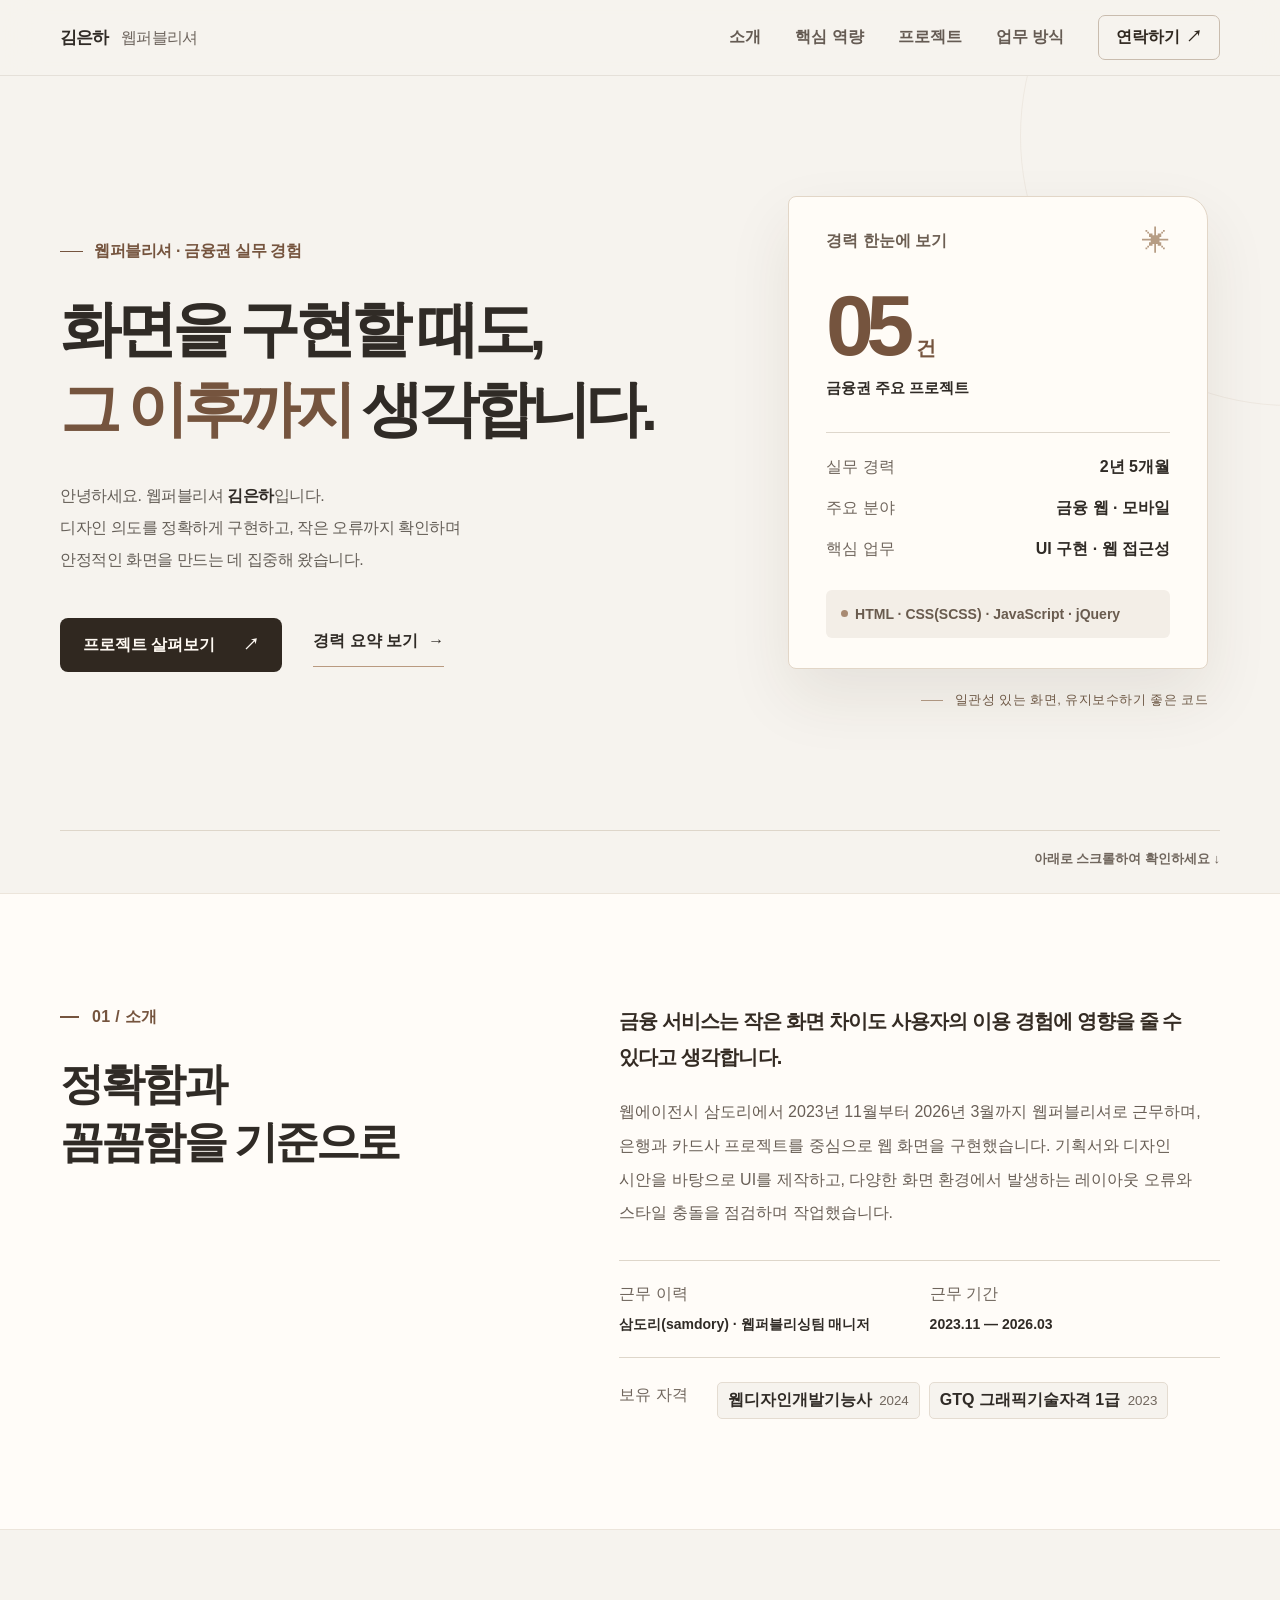
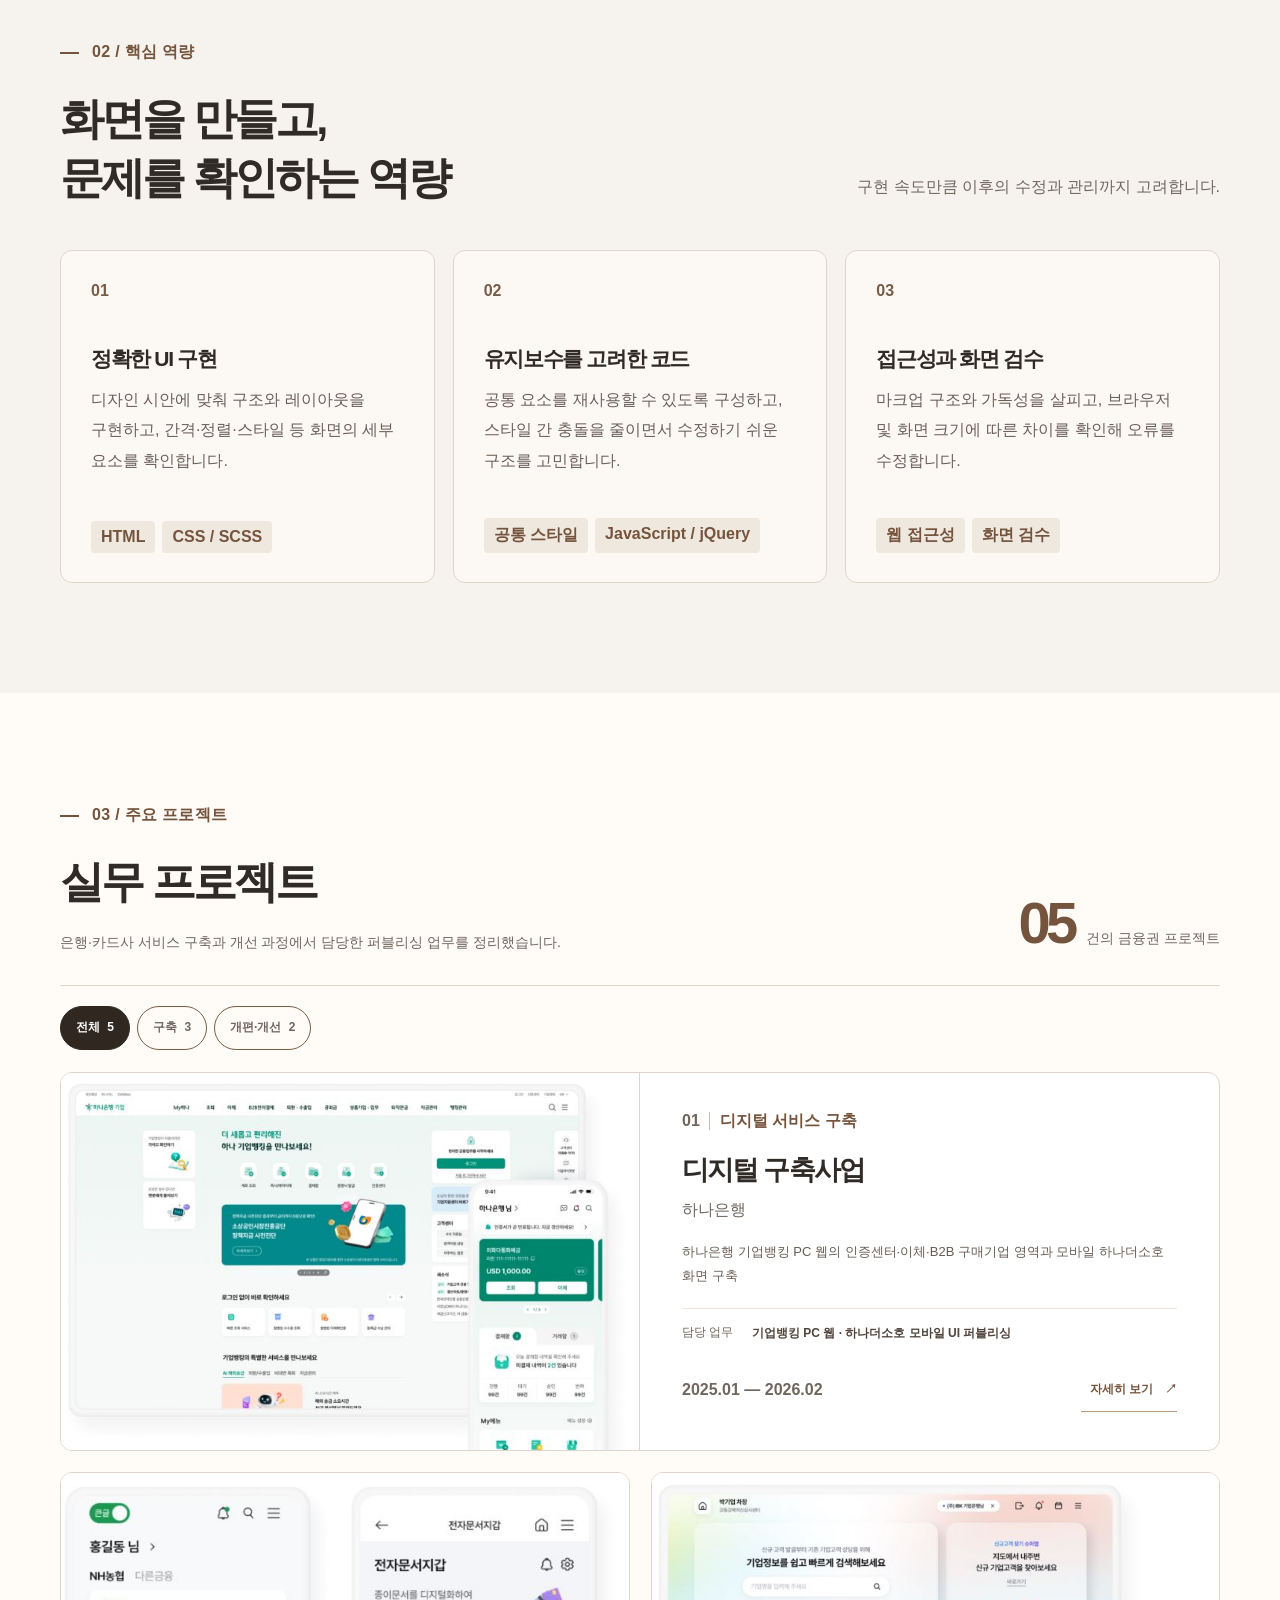
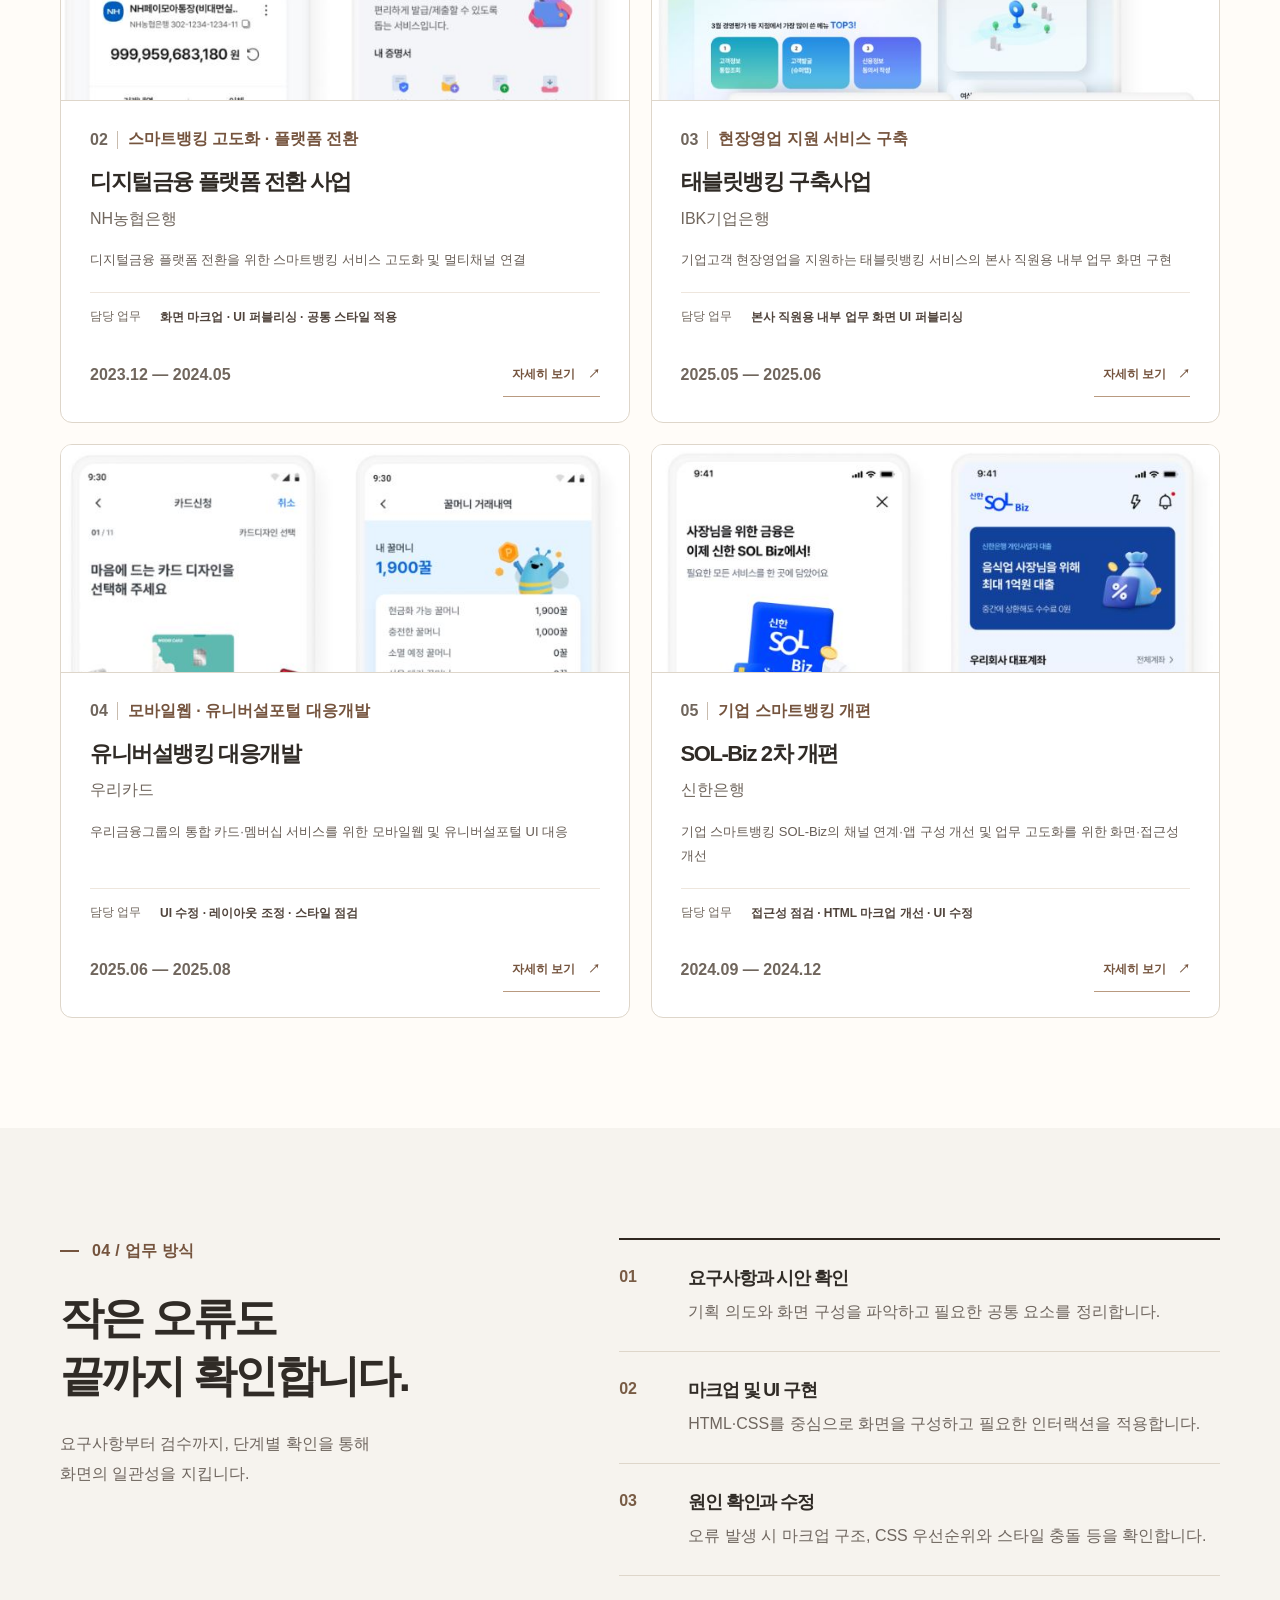
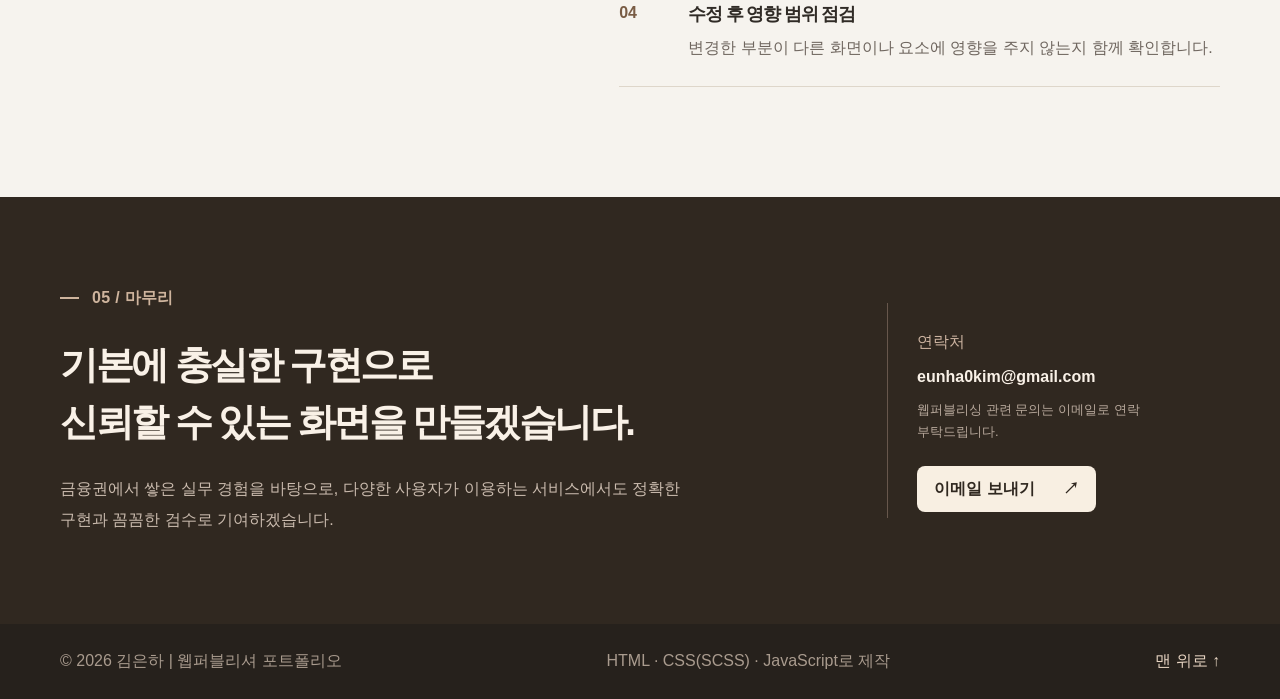
<file: index.html>
<!doctype html>
<html lang="ko">
<head>
  <meta charset="utf-8">
  <meta name="viewport" content="width=device-width, initial-scale=1">
  <meta name="description" content="웹퍼블리셔 김은하의 경력 포트폴리오. 금융권 웹 서비스 구축과 UI 퍼블리싱, 웹 접근성 개선 프로젝트 경험을 소개합니다.">
  <meta name="theme-color" content="#f6f3ee">
  <meta property="og:type" content="website">
  <meta property="og:title" content="김은하 | 웹퍼블리셔 포트폴리오">
  <meta property="og:description" content="금융권 프로젝트 경험을 바탕으로 정확하게 구현하고 꼼꼼히 검수하는 웹퍼블리셔">
  <title>김은하 | 웹퍼블리셔 포트폴리오</title>
  <link rel="stylesheet" href="css/styles.css">
  <script src="js/portfolio-data.js" defer></script>
  <script src="js/script.js" defer></script>
</head>
<body>
  <a class="skip-link" href="#main">본문으로 바로가기</a>
  <div class="scroll-progress" id="scroll-progress" aria-hidden="true"></div>

  <header class="site-header" id="top">
    <div class="header-inner container">
      <a href="#top" class="brand" aria-label="김은하 포트폴리오 맨 위로">
        <span class="brand-name">김은하 <small>웹퍼블리셔</small></span>
      </a>
      <button type="button" class="menu-toggle" id="menu-toggle" aria-controls="site-nav" aria-expanded="false" aria-label="메뉴 열기">
        <span></span><span></span><span></span>
      </button>
      <nav class="site-nav" id="site-nav" aria-label="주요 메뉴">
        <a href="#about">소개</a>
        <a href="#skills">핵심 역량</a>
        <a href="#projects">프로젝트</a>
        <a href="#process">업무 방식</a>
        <a href="#contact" class="nav-contact">연락하기 <span aria-hidden="true">↗</span></a>
      </nav>
    </div>
  </header>

  <main id="main" tabindex="-1">
    <section class="hero section-pad" aria-labelledby="hero-title">
      <div class="container hero-layout">
        <div class="hero-copy" data-reveal>
          <div class="eyebrow"><span class="tiny-rule"></span> 웹퍼블리셔 · 금융권 실무 경험</div>
          <h1 id="hero-title">화면을 구현할 때도, <br><span class="accent-word">그 이후까지</span> 생각합니다.</h1>
          <p class="hero-description">안녕하세요. 웹퍼블리셔 <strong>김은하</strong>입니다. <br>디자인 의도를 정확하게 구현하고, 작은 오류까지 확인하며<br class="only-desktop"> 안정적인 화면을 만드는 데 집중해 왔습니다.</p>
          <div class="hero-actions">
            <a href="#projects" class="button button-primary">프로젝트 살펴보기 <span aria-hidden="true">↗</span></a>
            <a href="#about" class="text-link">경력 요약 보기 <span aria-hidden="true">→</span></a>
          </div>
        </div>

        <div class="hero-aside" data-reveal>
          <div class="hero-card">
            <div class="hero-card-top">
              <span>경력 한눈에 보기</span>
              <span class="hero-card-symbol" aria-hidden="true">✳</span>
            </div>
            <div class="hero-number-wrap">
              <strong class="hero-number">05<span>건</span></strong>
              <p>금융권 주요 프로젝트</p>
            </div>
            <div class="hero-divider"></div>
            <div class="hero-card-info">
              <div><span>실무 경력</span><strong>2년 5개월</strong></div>
              <div><span>주요 분야</span><strong>금융 웹 · 모바일</strong></div>
              <div><span>핵심 업무</span><strong>UI 구현 · 웹 접근성</strong></div>
            </div>
            <div class="hero-card-bottom"><span class="status-dot"></span> HTML · CSS(SCSS) · JavaScript · jQuery</div>
          </div>
          <div class="side-note"><span class="side-note-line"></span> 일관성 있는 화면, 유지보수하기 좋은 코드</div>
        </div>
      </div>
      <div class="hero-bottom container"><span></span><span>아래로 스크롤하여 확인하세요 <span aria-hidden="true">↓</span></span></div>
    </section>

    <section class="about section-pad" id="about" aria-labelledby="about-title">
      <div class="container two-column-section">
        <div class="section-side" data-reveal><div class="section-index">01 / 소개</div><h2 id="about-title">정확함과 <br>꼼꼼함을 기준으로</h2></div>
        <div class="section-main" data-reveal>
          <p class="lead">금융 서비스는 작은 화면 차이도 사용자의 이용 경험에 영향을 줄 수 있다고 생각합니다.</p>
          <p class="body-copy">웹에이전시 삼도리에서 2023년 11월부터 2026년 3월까지 웹퍼블리셔로 근무하며, 은행과 카드사 프로젝트를 중심으로 웹 화면을 구현했습니다. 기획서와 디자인 시안을 바탕으로 UI를 제작하고, 다양한 화면 환경에서 발생하는 레이아웃 오류와 스타일 충돌을 점검하며 작업했습니다.</p>
          <dl class="experience-line">
            <div><dt class="meta-label">근무 이력</dt><dd>삼도리(samdory) · 웹퍼블리싱팀 매니저</dd></div>
            <div><dt class="meta-label">근무 기간</dt><dd>2023.11 — 2026.03</dd></div>
          </dl>
          <div class="certificate-line">
            <span>보유 자격</span>
            <ul aria-label="보유 자격 목록"><li>웹디자인개발기능사 <small>2024</small></li><li>GTQ 그래픽기술자격 1급 <small>2023</small></li></ul>
          </div>
        </div>
      </div>
    </section>

    <section class="skills section-pad" id="skills" aria-labelledby="skills-title">
      <div class="container">
        <div class="section-heading" data-reveal>
          <div><div class="section-index">02 / 핵심 역량</div><h2 id="skills-title">화면을 만들고, <br>문제를 확인하는 역량</h2></div>
          <p>구현 속도만큼 이후의 수정과 관리까지 고려합니다.</p>
        </div>
        <div class="skill-grid">
          <article class="skill-card" data-reveal><span class="skill-count">01</span><h3>정확한 UI 구현</h3><p>디자인 시안에 맞춰 구조와 레이아웃을 구현하고, 간격·정렬·스타일 등 화면의 세부 요소를 확인합니다.</p><div class="skill-tags"><span>HTML</span><span>CSS / SCSS</span></div></article>
          <article class="skill-card" data-reveal><span class="skill-count">02</span><h3>유지보수를 고려한 코드</h3><p>공통 요소를 재사용할 수 있도록 구성하고, 스타일 간 충돌을 줄이면서 수정하기 쉬운 구조를 고민합니다.</p><div class="skill-tags"><span>공통 스타일</span><span>JavaScript / jQuery</span></div></article>
          <article class="skill-card" data-reveal><span class="skill-count">03</span><h3>접근성과 화면 검수</h3><p>마크업 구조와 가독성을 살피고, 브라우저 및 화면 크기에 따른 차이를 확인해 오류를 수정합니다.</p><div class="skill-tags"><span>웹 접근성</span><span>화면 검수</span></div></article>
        </div>
      </div>
    </section>

    <section class="projects section-pad" id="projects" aria-labelledby="projects-title">
      <div class="container">
        <div class="section-heading project-heading" data-reveal>
          <div><div class="section-index">03 / 주요 프로젝트</div><h2 id="projects-title">실무 프로젝트</h2><p class="project-intro">은행·카드사 서비스 구축과 개선 과정에서 담당한 퍼블리싱 업무를 정리했습니다.</p></div>
          <div class="project-count" aria-label="프로젝트 5건"><strong>05</strong><span>건의 금융권 프로젝트</span></div>
        </div>
        <div class="project-toolbar" data-reveal>
          <div class="filter-list" role="group" aria-label="프로젝트 분류">
            <button type="button" class="filter-button is-active" data-filter="all" aria-pressed="true">전체 <span>5</span></button>
            <button type="button" class="filter-button" data-filter="build" aria-pressed="false">구축 <span>3</span></button>
            <button type="button" class="filter-button" data-filter="improve" aria-pressed="false">개편·개선 <span>2</span></button>
          </div>
        </div>
        <!-- 프로젝트는 js/portfolio-data.js에서 관리됩니다. 이미지/URL도 해당 파일에서 변경하세요. -->
        <div class="project-grid" id="project-grid" role="list" aria-label="프로젝트 목록"></div>
        <noscript><p>프로젝트 목록과 상세 내용은 JavaScript를 활성화하면 확인할 수 있습니다.</p></noscript>
      
      </div>
    </section>

    <section class="process section-pad" id="process" aria-labelledby="process-title">
      <div class="container two-column-section process-layout">
        <div class="section-side" data-reveal><div class="section-index">04 / 업무 방식</div><h2 id="process-title">작은 오류도 <br>끝까지 확인합니다.</h2><p class="process-side-copy">요구사항부터 검수까지, 단계별 확인을 통해 화면의 일관성을 지킵니다.</p></div>
        <ol class="process-list" data-reveal>
          <li class="process-item"><span aria-hidden="true">01</span><div><h3>요구사항과 시안 확인</h3><p>기획 의도와 화면 구성을 파악하고 필요한 공통 요소를 정리합니다.</p></div></li>
          <li class="process-item"><span aria-hidden="true">02</span><div><h3>마크업 및 UI 구현</h3><p>HTML·CSS를 중심으로 화면을 구성하고 필요한 인터랙션을 적용합니다.</p></div></li>
          <li class="process-item"><span aria-hidden="true">03</span><div><h3>원인 확인과 수정</h3><p>오류 발생 시 마크업 구조, CSS 우선순위와 스타일 충돌 등을 확인합니다.</p></div></li>
          <li class="process-item"><span aria-hidden="true">04</span><div><h3>수정 후 영향 범위 점검</h3><p>변경한 부분이 다른 화면이나 요소에 영향을 주지 않는지 함께 확인합니다.</p></div></li>
        </ol>
      </div>
    </section>

    <section class="closing section-pad" id="contact" aria-labelledby="contact-title">
      <div class="container closing-layout">
        <div data-reveal>
          <div class="section-index light-index">05 / 마무리</div>
          <h2 id="contact-title">기본에 충실한 구현으로 <br>신뢰할 수 있는 화면을 만들겠습니다.</h2>
          <p>금융권에서 쌓은 실무 경험을 바탕으로, 다양한 사용자가 이용하는 서비스에서도 정확한 구현과 꼼꼼한 검수로 기여하겠습니다.</p>
        </div>
        <div class="closing-contact" data-reveal>
          <span>연락처</span>
          <strong id="contact-email">이메일 주소를 입력해 주세요</strong>
          <p id="contact-note">js/portfolio-data.js에 이메일을 입력하면 메일 보내기 버튼이 표시됩니다.</p>
          <a id="contact-action" class="button button-light" href="#contact" hidden>이메일 보내기 <span aria-hidden="true">↗</span></a>
        </div>
      </div>
    </section>
  </main>

  <footer class="site-footer"><div class="container footer-inner"><span>© 2026 김은하 | 웹퍼블리셔 포트폴리오</span><span>HTML · CSS(SCSS) · JavaScript로 제작</span><button type="button" id="back-to-top">맨 위로 ↑</button></div></footer>

  <dialog id="project-dialog" class="project-dialog" aria-labelledby="dialog-title">
    <div class="dialog-container">
      <div class="dialog-toolbar"><span>프로젝트 상세</span><button type="button" class="dialog-close" id="dialog-close" aria-label="프로젝트 상세 닫기">✕</button></div>
      <div id="dialog-content"></div>
    </div>
  </dialog>
</body>
</html>
</file>
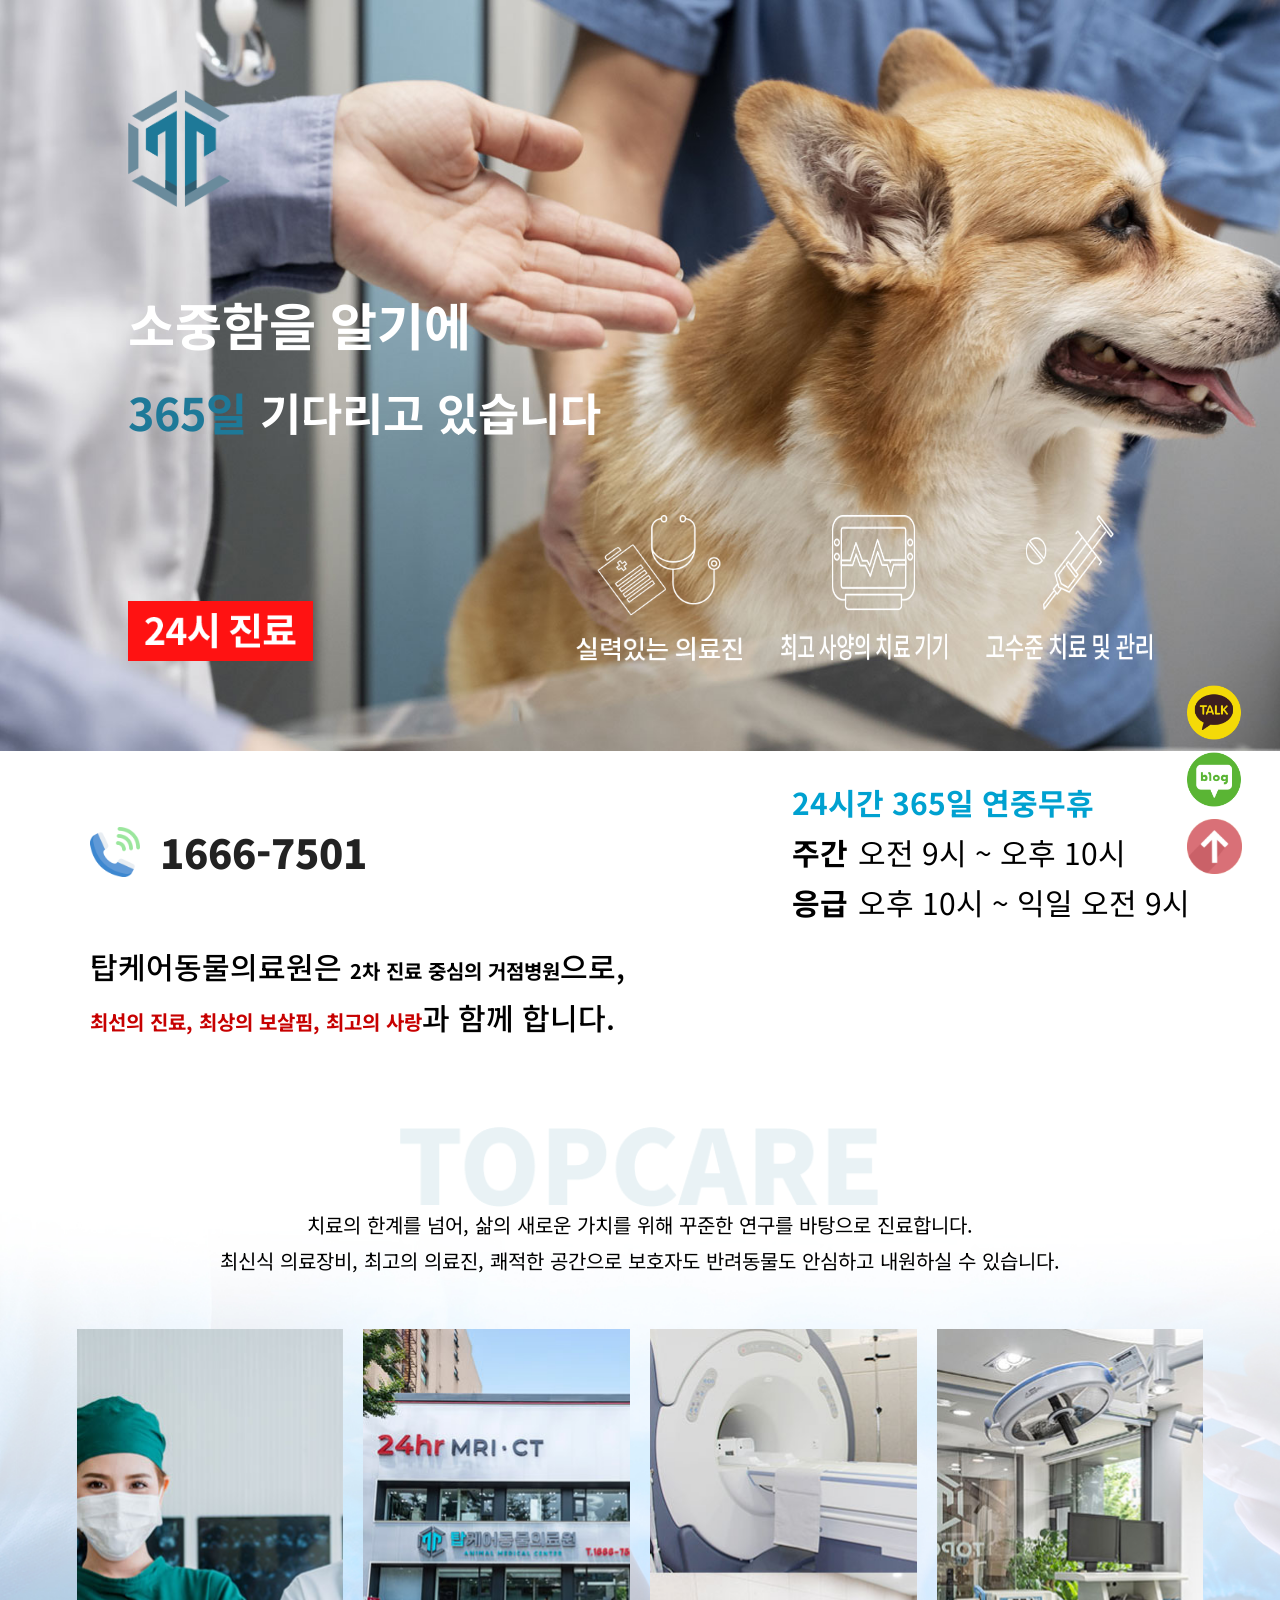
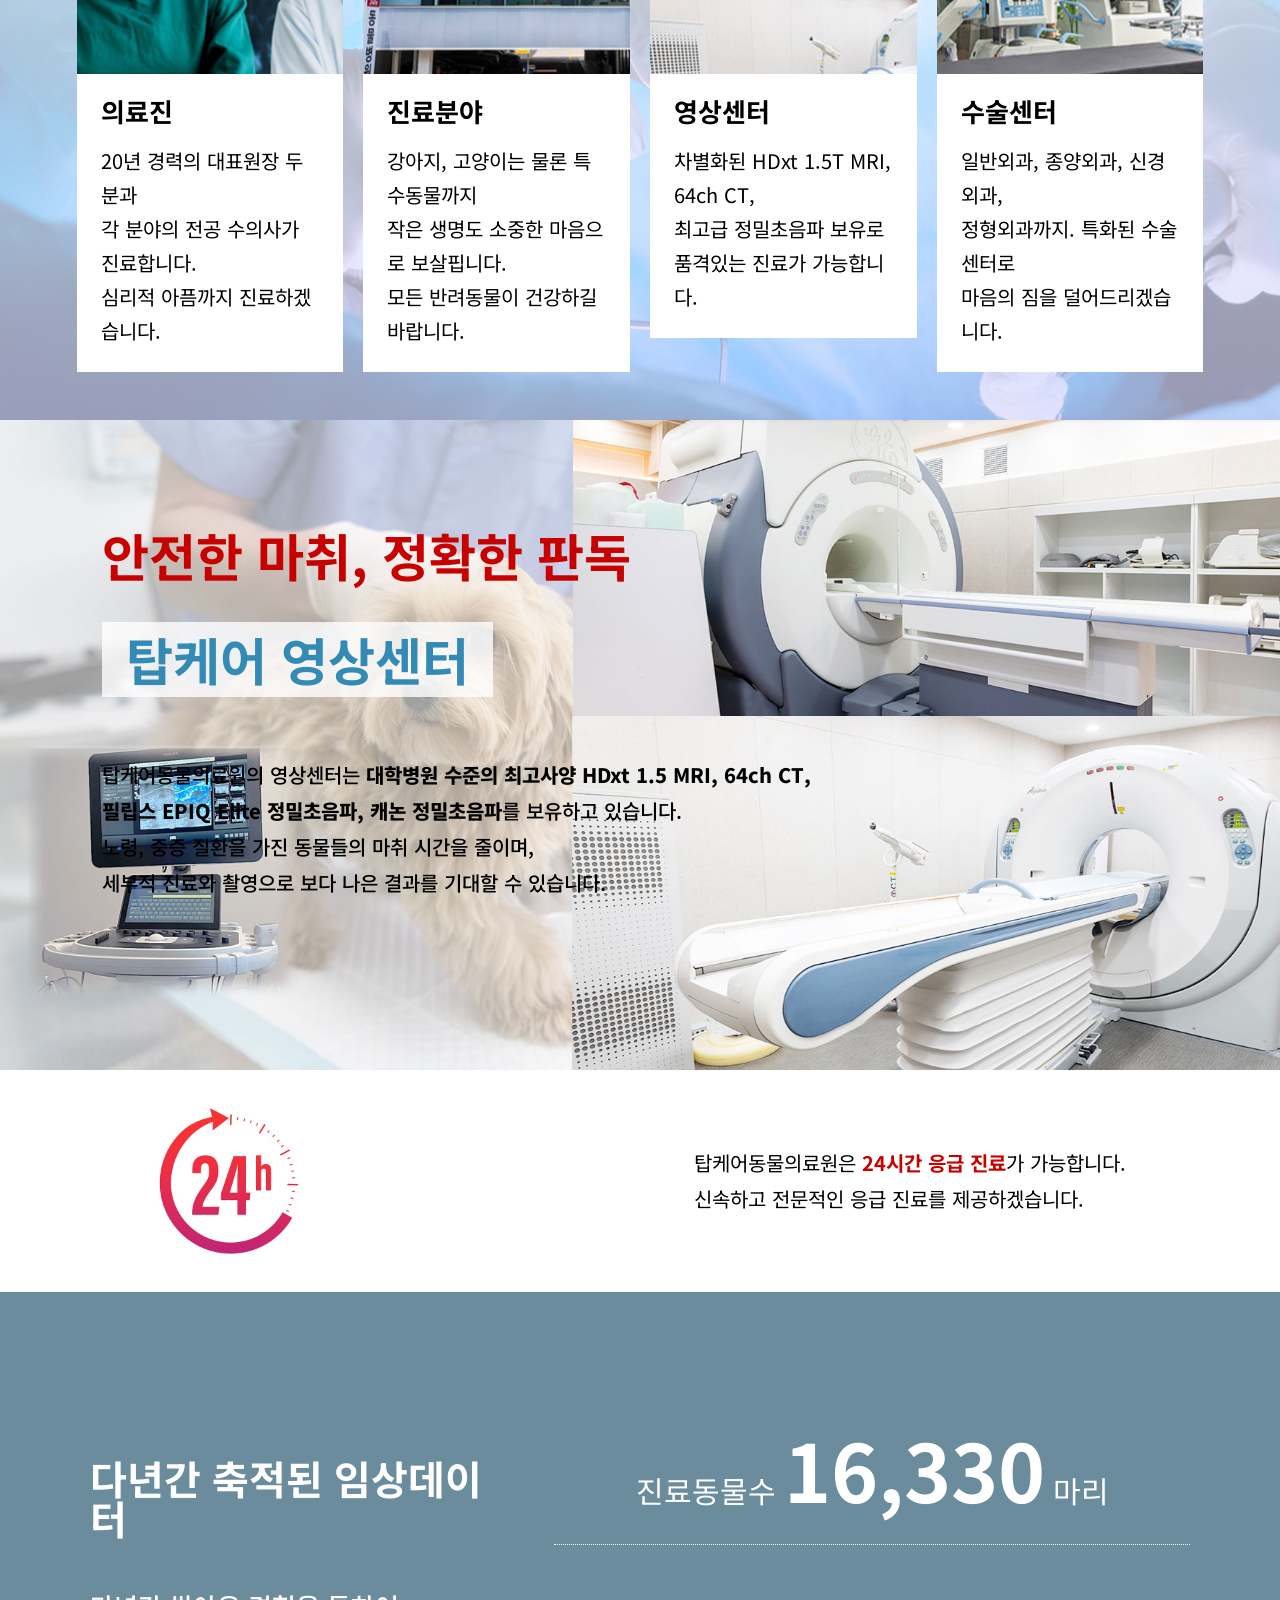
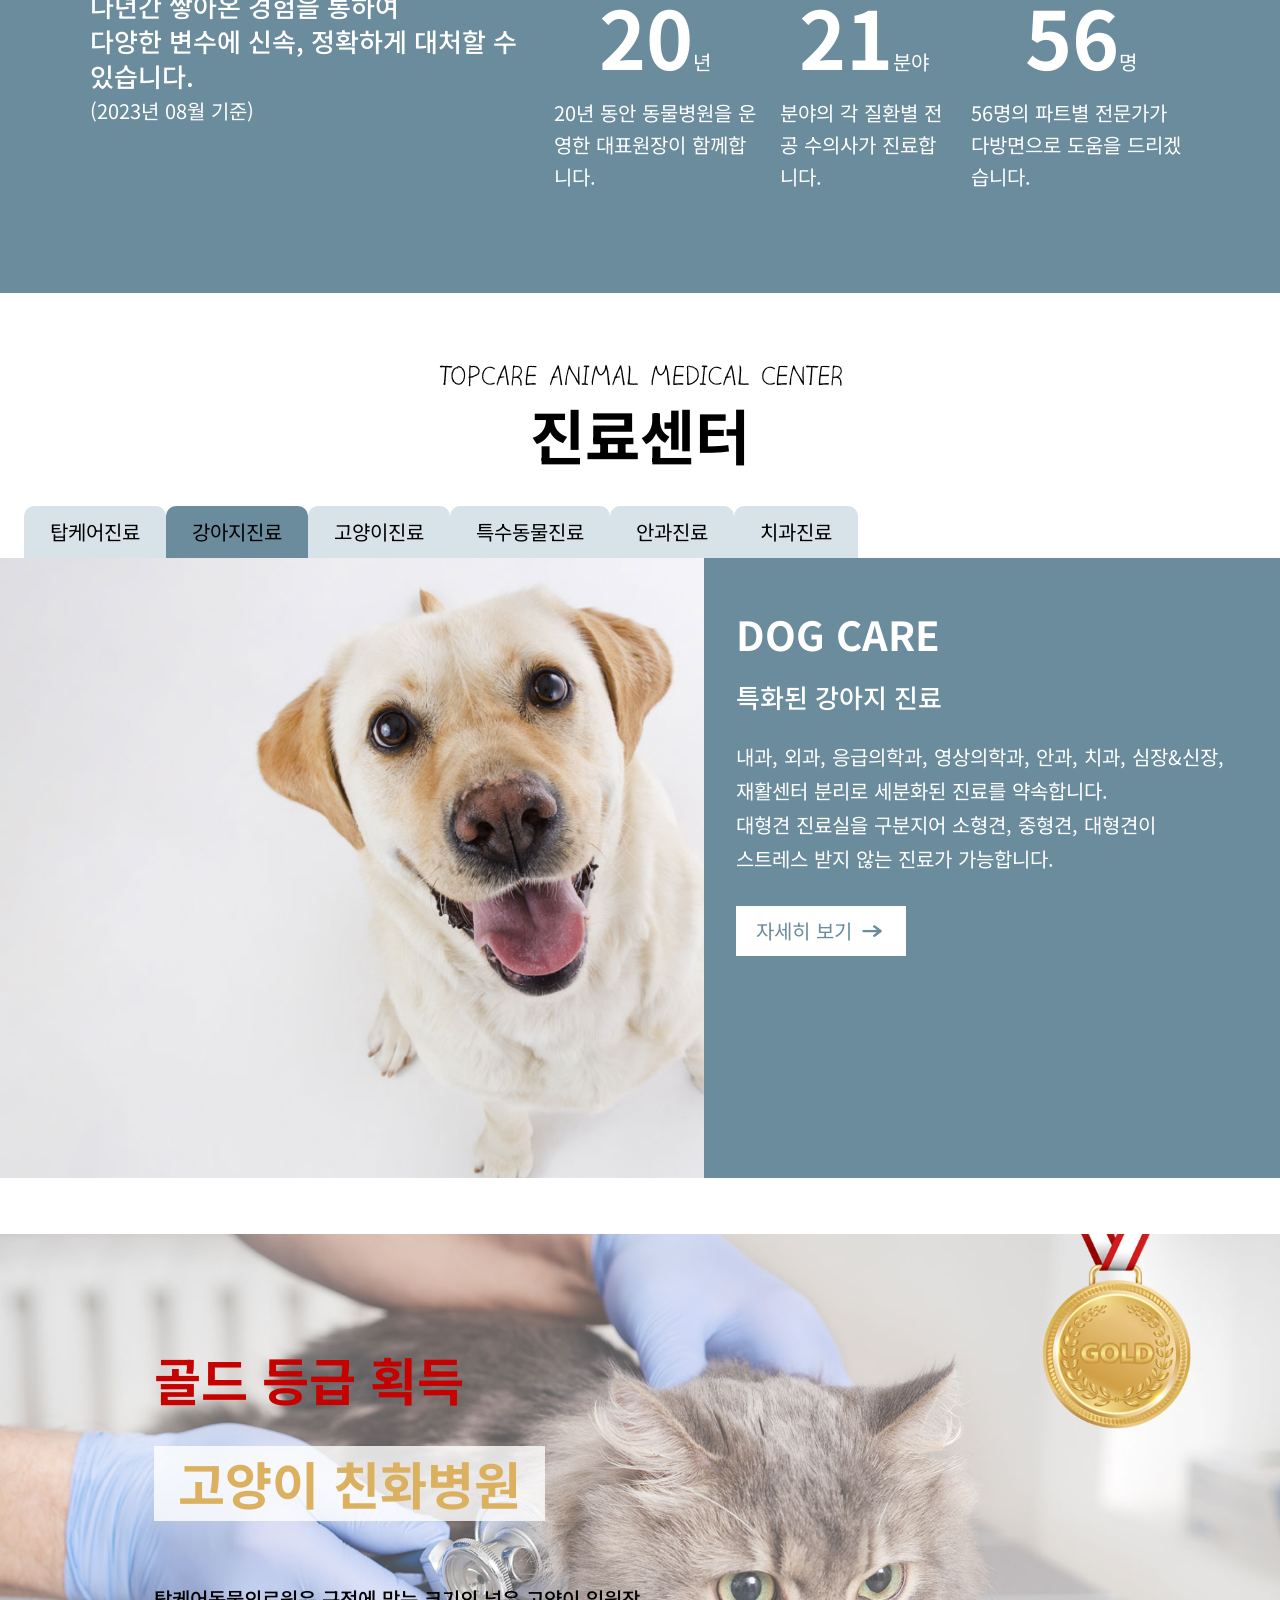
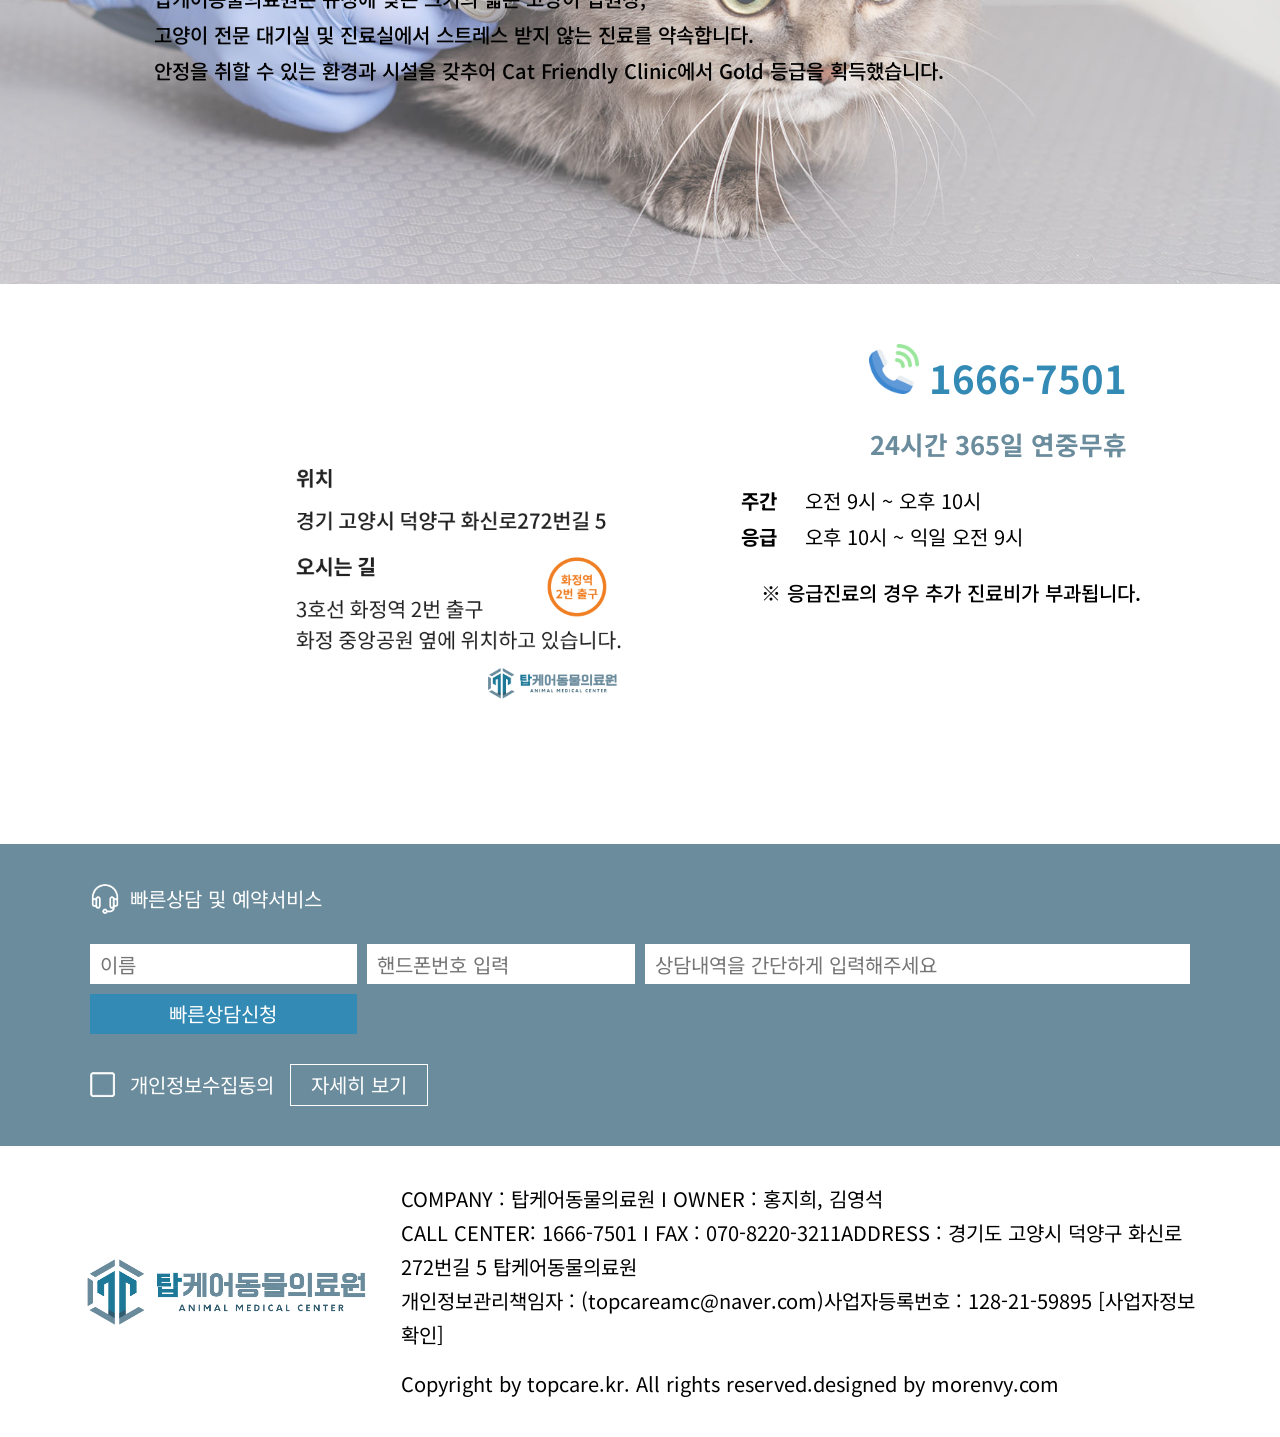
<file: animal_medical/index.html>
<!DOCTYPE html>
<html lang="ko">
<head>
    <meta charset="UTF-8">
    <meta name="viewport" content="width=device-width, initial-scale=1.0">
    <title>24시 탑케어동물의료원</title>
    <!-- favicon -->
    <link rel="shortcut icon" href="./images/favicon.png" type="image/x-icon">
    <link rel="icon" href="images/favicon.png" type="image/x-icon">
    <!-- style -->
    <link rel="stylesheet" href="./styles/reset.css">
    <link rel="stylesheet" href="./styles/index.css">
</head>
<body>
    <!-- quick button -->
    <div class="quick_btn_wrap">
        <a href="#" class="kakao"><img src="./images/kakao_button_01.png" alt="카카오톡상담"></a>
        <a href="#" class="naver_blog"><img src="./images/blog_button.png" alt="네이버블로그바로가기"></a>
        <a href="#" class="top_btn"><img src="./images/top_btn.png" alt="위로가기"></a>
    </div>
    <!-- title bnr -->
    <section class="title_bg">
        <h1><img src="./images/logo.png" alt=""></h1>
        <p class="first_line">소중함을 알기에</p>
        <p class="second_line"><span>365일</span> 기다리고 있습니다</p>
        <div class="title_btm">
            <img src="./images/24h_1.png" alt="24시 진료">
            <div class="icon">
                <img src="./images/title_icon_1.png" alt="실력있는 의료진">
                <img src="./images/title_icon_2.png" alt="최고 사양의 치료 기기">
                <img src="./images/title_icon_3.png" alt="고수준 치료 및 관리">
            </div>
        </div>
    </section>
    <!-- 안내 -->
    <section class="info_1">
        <div class="left">
            <img src="./images/call_icon.png" alt="">
            <p class="number">1666-7501</p>
        </div>
        <div class="mid">
            <span>24시간 365일 연중무휴</span>
            <dl>
                <dt>주간</dt>
                <dd>오전 9시 ~ 오후 10시</dd>
            </dl>
            <dl>
                <dt>응급</dt>
                <dd>오후 10시 ~ 익일 오전 9시</dd>
            </dl>
        </div>
        <p class="right">탑케어동물의료원은 <em>2차 진료 중심의 거점병원</em>으로,<br><span>최선의 진료, 최상의 보살핌, 최고의 사랑</span>과 함께 합니다. </p>
    </section>
    <!-- 병원 소개 -->
    <section class="intro">
        <div class="intro_title">
            <div class="bg"></div>
            <p>치료의 한계를 넘어, 삶의 새로운 가치를 위해 꾸준한 연구를 바탕으로 진료합니다.<br>최신식 의료장비, 최고의 의료진, 쾌적한 공간으로 보호자도 반려동물도 안심하고 내원하실 수 있습니다.</p>
        </div>
        <div class="intro_bnr_wrap">
            <a href="#" class="intro_bnr_1">
                <p class="photo"></p>
                <div class="intro_txt">
                    <h2>의료진</h2>
                    <p>20년 경력의 대표원장 두 분과<br>
                        각 분야의 전공 수의사가 진료합니다.<br>
                        심리적 아픔까지 진료하겠습니다.</p>
                </div>
            </a>
            <a href="#" class="intro_bnr_2">
                <p class="photo"></p>
                <div class="intro_txt">
                    <h2>진료분야</h2>
                    <p>강아지, 고양이는 물론 특수동물까지<br>
                        작은 생명도 소중한 마음으로 보살핍니다.<br>
                        모든 반려동물이 건강하길 바랍니다.</p>
                </div>
            </a>
            <a href="#" class="intro_bnr_3">
                <p class="photo"></p>
                <div class="intro_txt">
                    <h2>영상센터</h2>
                    <p>차별화된 HDxt 1.5T MRI, 64ch CT,<br>
                        최고급 정밀초음파 보유로<br>
                        품격있는 진료가 가능합니다.</p>
                </div>
            </a>
            <a href="#" class="intro_bnr_4">
                <p class="photo"></p>
                <div class="intro_txt">
                    <h2>수술센터</h2>
                    <p>일반외과, 종양외과, 신경외과,<br>
                        정형외과까지. 특화된 수술센터로<br>
                        마음의 짐을 덜어드리겠습니다. </p>
                </div>
            </a>
        </div>
    </section>
    <!-- 영상센터 -->
    <section class="video_center">
        <span>안전한 마취, 정확한 판독</span>
        <div class="h2_bg">
            <h2>탑케어 영상센터</h2>
        </div>
        <p>탑케어동물의료원의 영상센터는 <em>대학병원 수준의 최고사양 HDxt 1.5 MRI, 64ch CT,</em><br>
            <em>필립스 EPIQ Elite 정밀초음파, 캐논 정밀초음파</em>를 보유하고 있습니다.<br>
            노령, 중증 질환을 가진 동물들의 마취 시간을 줄이며,<br>
            세부적 진료와 촬영으로 보다 나은 결과를 기대할 수 있습니다. </p>
    </section>
    <!-- 24시간 안내 -->
    <section class="hour24">
        <img src="./images/24h.png" alt="24h">
        <span>탑케어동물의료원은 <em>24시간 응급 진료</em>가 가능합니다.<br>
            신속하고 전문적인 응급 진료를 제공하겠습니다.</span>
    </section>
    <!-- 임상데이터 -->
    <section class="data">
        <div class="left">
            <h3>다년간 축적된 임상데이터</h3>
            <p>다년간 쌓아온 경험을 통하여<br>
                다양한 변수에 신속, 정확하게 대처할 수 있습니다.</p>
            <p>(2023년 08월 기준)</p>
        </div>
        <div class="right">
            <div class="top">
                <p>진료동물수 <em>16,330</em> 마리</p>
            </div>
            <div class="btm">
                <div class="data_20">
                    <p class="title"><em>20</em>년</p>
                    <p>20년 동안 동물병원을 운영한 대표원장이 함께합니다.</p>
                </div>
                <div class="data_21">
                    <p class="title"><em>21</em>분야</p>
                    <p>분야의 각 질환별 전공 수의사가 진료합니다.</p>
                </div>
                <div class="data_56">
                    <p class="title"><em>56</em>명</p>
                    <p>56명의 파트별 전문가가 다방면으로 도움을 드리겠습니다.</p>
                </div>
            </div>
        </div>
    </section>
    <!-- 진료센터 -->
    <section class="medical_center">
        <div class="center_title">
            <img src="./images/center_en_title.png" alt="TOPCARE ANIMAL MEDICAL CENTER">
            <h2>진료센터</h2>
        </div>
        <!-- 타이틀 -->
        <div class="tab_title">
            <a href="#">탑케어진료</a>
            <a href="#" class="active">강아지진료</a>
            <a href="#">고양이진료</a>
            <a href="#">특수동물진료</a>
            <a href="#">안과진료</a>
            <a href="#">치과진료</a>
        </div>
        <!-- 내용 -->
        <div class="tab_contents">
            <div class="tab_c1"></div>
            <div class="tab_c2">
                <div class="txt">
                    <h3>DOG CARE</h3>
                    <p>특화된 강아지 진료</p>
                    <p>내과, 외과, 응급의학과, 영상의학과, 안과, 치과, 심장&신장,<br>
                        재활센터 분리로 세분화된 진료를 약속합니다.<br>
                        대형견 진료실을 구분지어 소형견, 중형견, 대형견이<br>
                        스트레스 받지 않는 진료가 가능합니다.</p>
                    <a href="#"><span>자세히 보기</span><img src="./images/right_arrow.png" alt=""></a>
                </div>
            </div>
            <div class="tab_c3">
                <div class="txt">
                    <h3>CAT CARE</h3>
                    <p>고양이 친화진료</p>
                    <p>국제고양이협회(ISFM)에서 Gold등급을 인증받은 탑케어동물의료원은<br>
                        고양이 대기실, 고양이 진료실을 분리해 고양이가 스트레스 받지않고<br>
                        케어를 받을 수 있도록 최선을 다하고 있습니다.</p>
                    <a href="#"><span>자세히 보기</span><img src="./images/right_arrow.png" alt=""></a>
                </div>
            </div>
            <div class="tab_c4">
                <div class="txt">
                    <h3>Special Animal CARE</h3>
                    <p>특수동물진료</p>
                    <p>햄스터, 기니피그, 고슴토치, 거북이, 토끼 등<br>
                        각 종에 맞는 섬세한 진료 및 꾸준한 연구로<br>
                        특수동물 특화 진료가 가능합니다.</p>
                    <a href="#"><span>자세히 보기</span><img src="./images/right_arrow.png" alt=""></a>
                </div>
            </div>
            <div class="tab_c5"></div>
            <div class="tab_c6"></div>
        </div>
    </section>
    <!-- 고양이 친화병원 -->
    <section class="cat">
        <span>골드 등급 획득</span>
        <div class="h2_bg">
            <h2>고양이 친화병원</h2>
        </div>
        <p>탑케어동물의료원은 규정에 맞는 크기의 넓은 고양이 입원장,<br>
            고양이 전문 대기실 및 진료실에서 스트레스 받지 않는 진료를 약속합니다.<br>
            안정을 취할 수 있는 환경과 시설을 갖추어 Cat Friendly Clinic에서 Gold 등급을 획득했습니다.</p>
    </section>
    <!-- 찾아오시는 길 -->
    <section class="location">
        <div class="left">
            <div id="map"><!-- 지도삽입위치 --></div>
            <div class="ad">
                <!-- <dl>
                    <dt>위치</dt>
                    <dd>경기 고양시 덕양구 화신로272번길 5</dd>
                    <dt>오시는 길</dt>
                    <dd>3호선 화정역 2번 출구<br>
                        화정 중앙공원 옆에 위치하고 있습니다.</dd>
                </dl> -->
                <img src="./images/map.png" alt="위치 경기도 고양시 덕양구 화신로272번길 5 오시는길 3호선 화정역 2번 출구, 화정 중앙공원 옆에 위치하고 있습니다.">
            </div>
        </div>
        <div class="right">
            <h3><img src="./images/call_icon.png" alt="">1666-7501</h3>
            <p>24시간 365일 연중무휴</p>
            <dl>
                <dt>주간</dt>
                <dd>오전 9시 ~ 오후 10시</dd>
            </dl>
            <dl>
                <dt>응급</dt>
                <dd>오후 10시 ~ 익일 오전 9시</dd>
            </dl>
            <span>※ 응급진료의 경우 추가 진료비가 부과됩니다.</span>
        </div>
    </section>
    <!-- 예약 폼 -->
    <section class="reservation_frm">
        <p><img src="./images/sevice_icon.png" alt=""><span>빠른상담 및 예약서비스</span></p>
        <form action="#" method="get" class="txt_frm">
            <fieldset>
                <legend class="skip">상담영역</legend>
                <input type="text" name="" id="name" placeholder="이름">
                <input type="text" name="" id="number" placeholder="핸드폰번호 입력">
                <input type="text" name="" id="advice" placeholder="상담내역을 간단하게 입력해주세요">
                <button type="submit" class="btn">빠른상담신청</button>
            </fieldset>
        </form>
        <div class="agree_wrap">
            <label><input type="checkbox" name="" id="agree"><span>개인정보수집동의</span></label>
            <a href="#">자세히 보기</a>
        </div>
    </section>
    <footer>
        <img src="./images/topcare_logo.png" alt="탑케어동물의료원">
        <div class="right">
            <p>COMPANY : 탑케어동물의료원 I OWNER : 홍지희, 김영석<br>
                CALL CENTER: 1666-7501 I FAX : 070-8220-3211ADDRESS : 경기도 고양시 덕양구 화신로272번길 5 탑케어동물의료원<br>
                개인정보관리책임자 : (topcareamc@naver.com)사업자등록번호 : 128-21-59895 [사업자정보확인]</p>
            <p>Copyright by topcare.kr. All rights reserved.designed by morenvy.com</p>
        </div>
    </footer>
    <script src="./script/index.js"></script>
    <script type="text/javascript" src="//dapi.kakao.com/v2/maps/sdk.js?appkey=3c61125f978aaedcf5ad3b9696be9b81"></script>
    <script>
        const container = document.getElementById('map'); //지도를 담을 영역의 DOM 레퍼런스
        let options = { //지도를 생성할 때 필요한 기본 옵션
            center: new kakao.maps.LatLng(37.6312376,126.8310118), //지도의 중심좌표.
            level: 3 //지도의 레벨(확대, 축소 정도)
        };
        let map = new kakao.maps.Map(container, options); //지도 생성 및 객체 리턴
        var markerPosition  = new kakao.maps.LatLng(37.6312376,126.8310118);
        // 마커를 생성합니다
        var marker = new kakao.maps.Marker({
            position: markerPosition
        });
        // 마커가 지도 위에 표시되도록 설정합니다
        marker.setMap(map);
    </script>
</body>
</html>
</file>
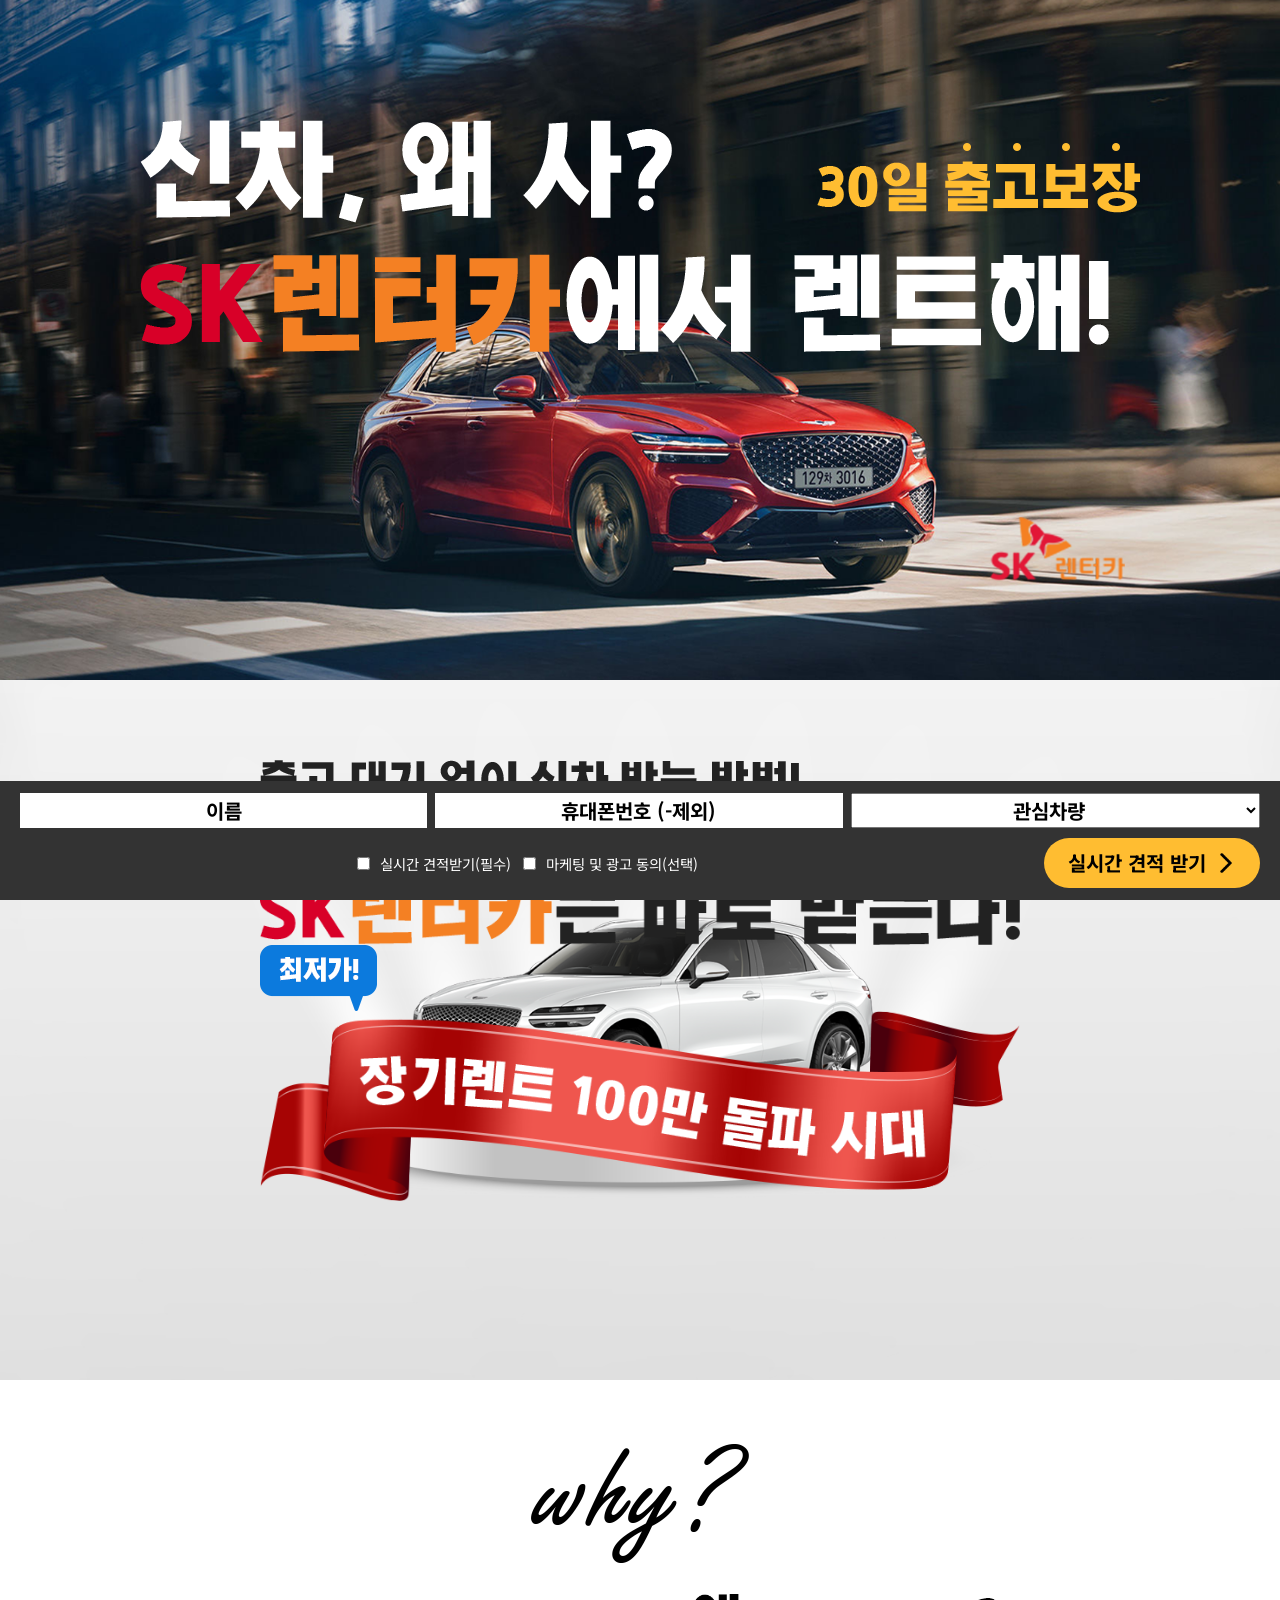
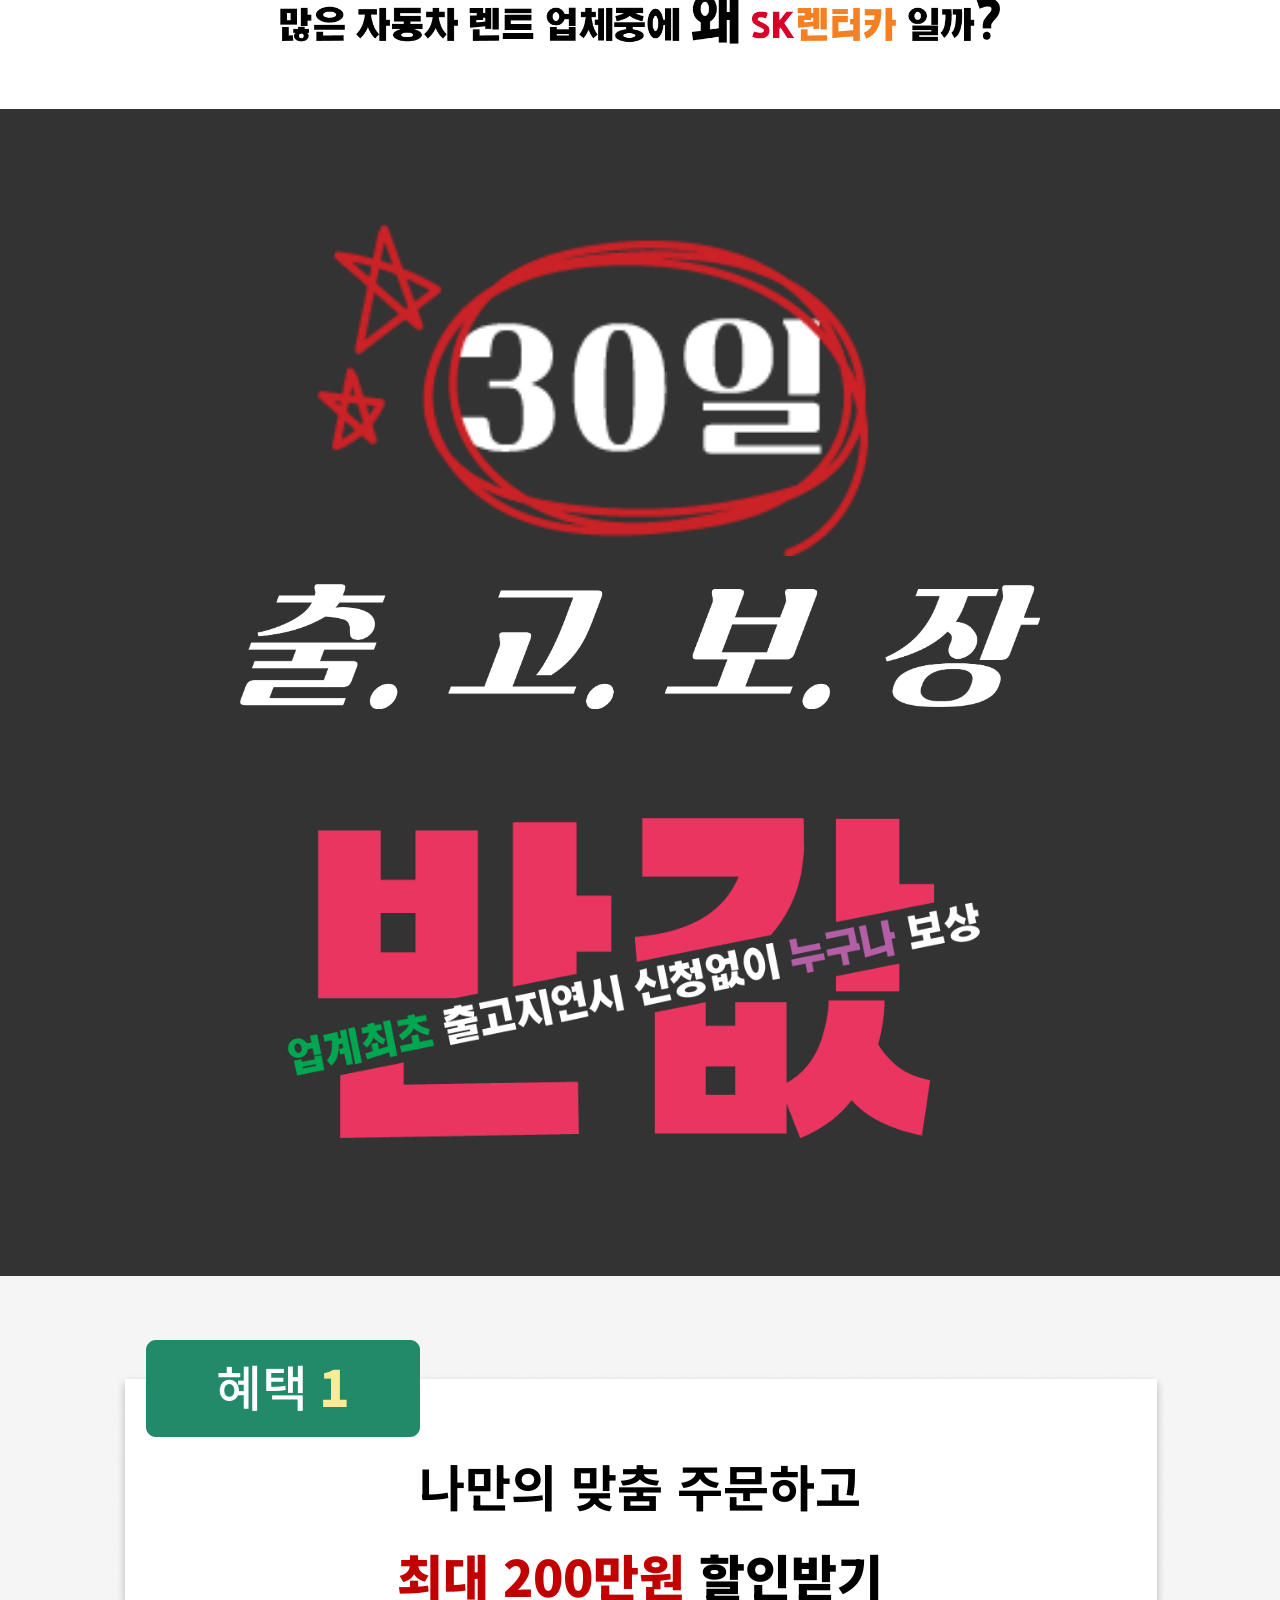
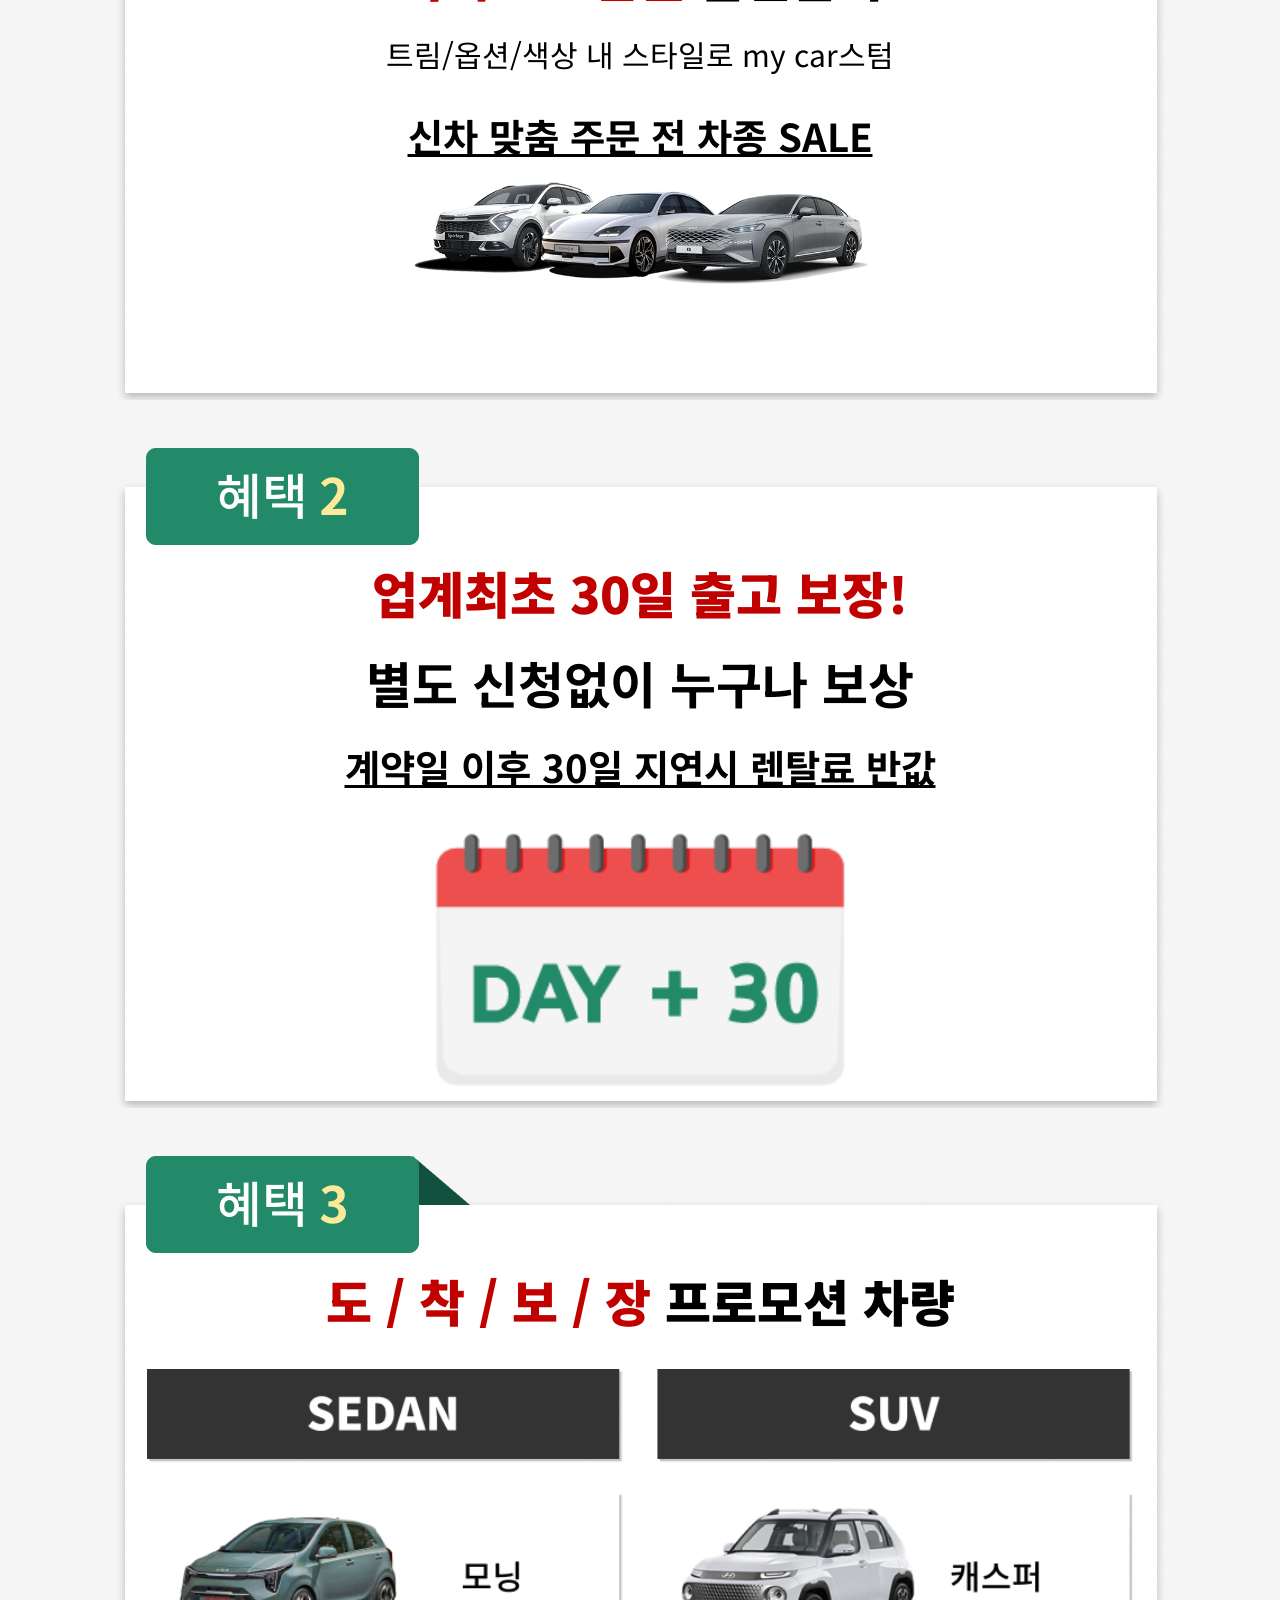
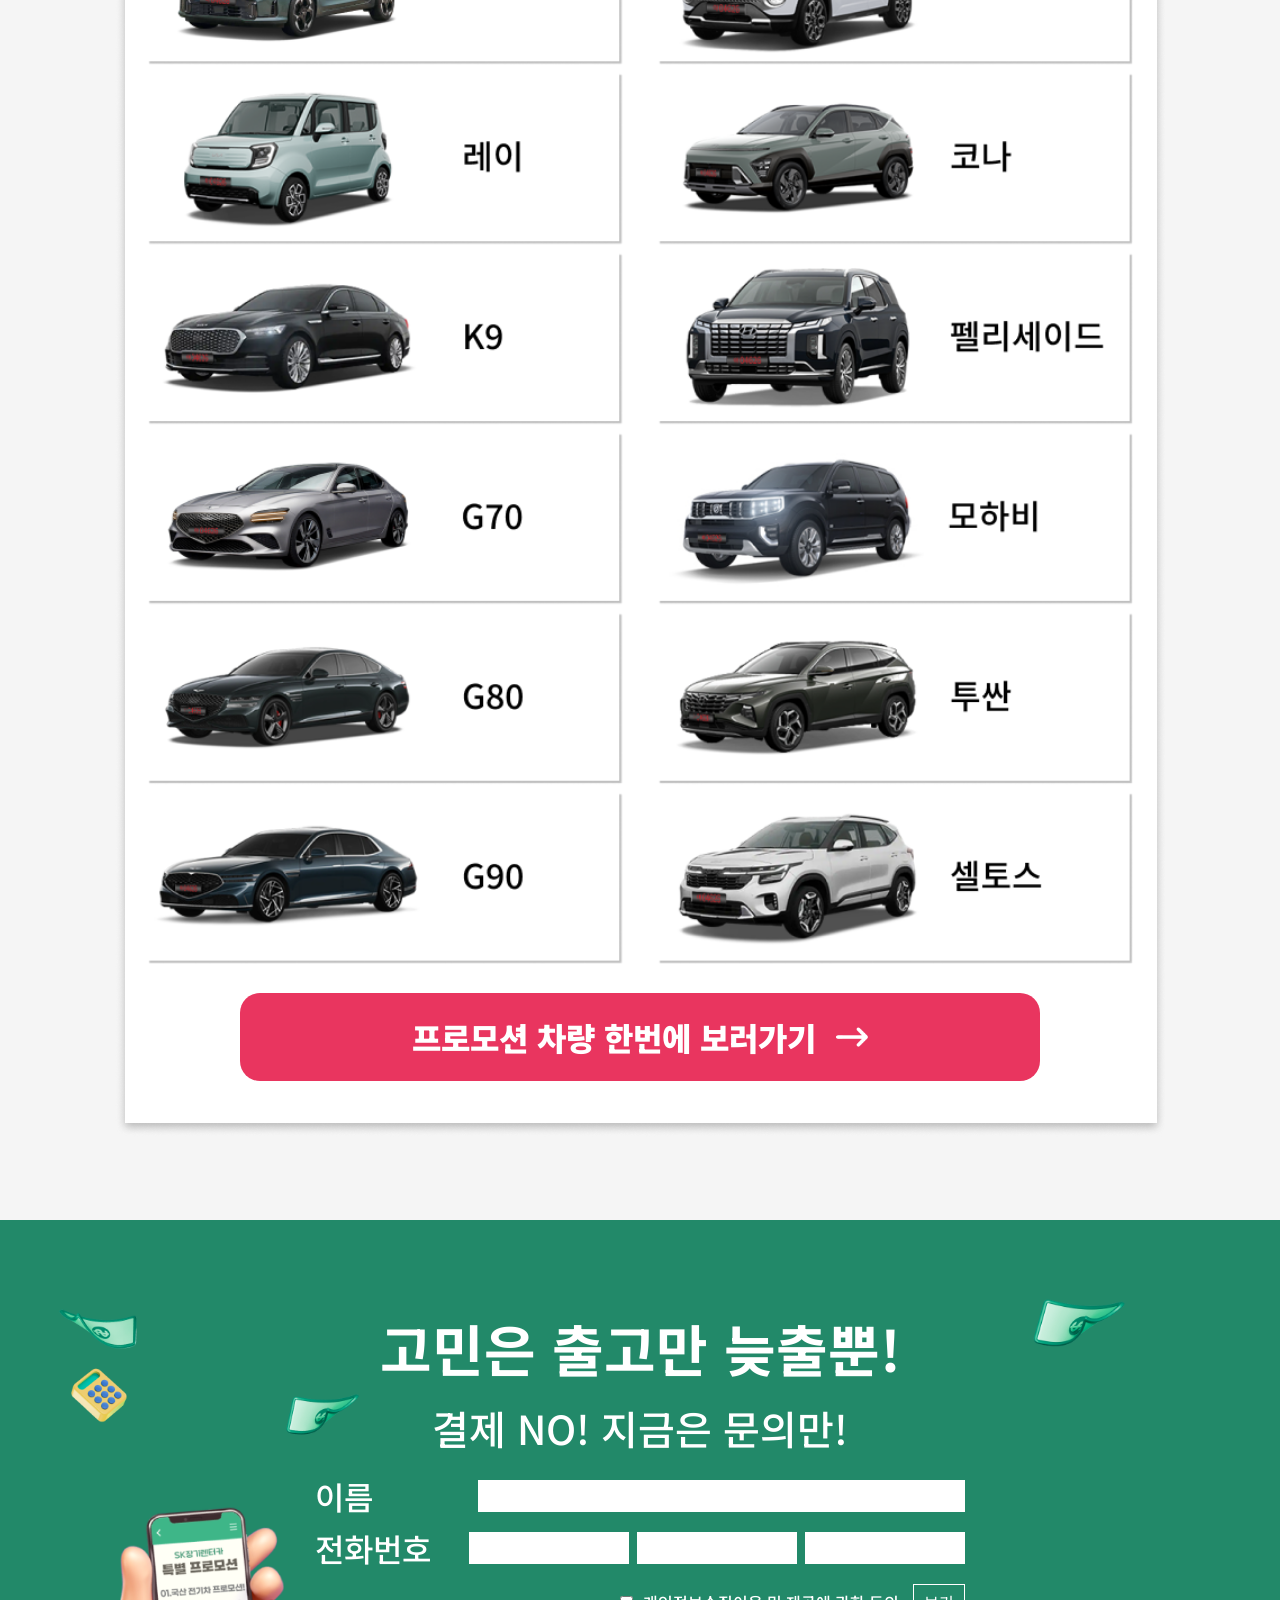
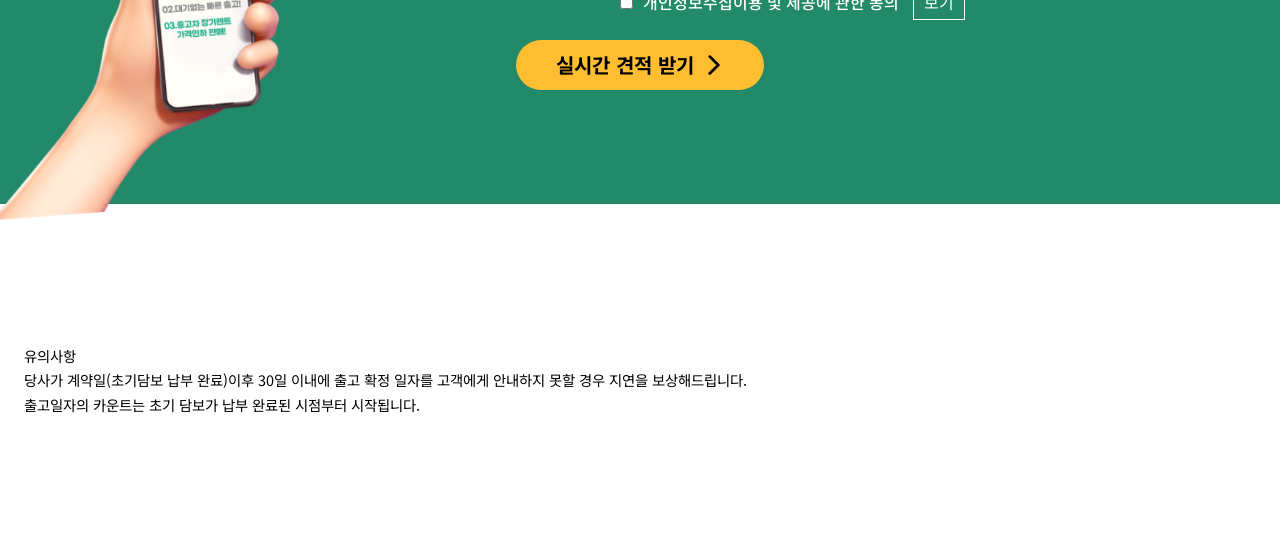
<file: car_rental/index.html>
<!DOCTYPE html>
<html lang="ko">
<head>
    <meta charset="UTF-8">
    <meta name="viewport" content="width=device-width, initial-scale=1.0">
    <title>SK렌터카</title>
    <!-- favicon -->
    <link rel="shortcut icon" href="./images/favicon.png" type="image/x-icon">
    <link rel="icon" href="images/favicon.png" type="image/x-icon">
    <!-- stylesheet -->
    <link rel="stylesheet" href="./styles/reset.css">
    <link rel="stylesheet" href="./styles/car.css">
</head>
<body>
    <div class="res_form">
        <form action="#" method="get" class="txt_frm">
            <fieldset>
                <legend class="skip">정보입력영역</legend>
                <input type="text" name="" id="name" placeholder="이름">
                <input type="text" name="" id="number" placeholder="휴대폰번호 (-제외)">
                <select id="car_list">
                    <option value="" class="title"><span>관심차량</span><img src="./images/down.png" alt=""></option>
                    <option value="mo">모닝</option>
                    <option value="ray">레이</option>
                    <option value="k9">K9</option>
                    <option value="g70">G70</option>
                    <option value="g80">G80</option>
                    <option value="g90">G90</option>
                    <option value="ka">캐스퍼</option>
                    <option value="ko">코나</option>
                    <option value="fa">펠리세이드</option>
                    <option value="moh">모하비</option>
                    <option value="to">투싼</option>
                    <option value="sel">셀토스</option>
                </select>
            </fieldset>
        </form>
        <div class="agree_wrap">
            <label><input type="checkbox" name="" id="agree"><span>실시간 견적받기(필수)</span></label>
            <label><input type="checkbox" name="" id="agree"><span>마케팅 및 광고 동의(선택)</span></label>
        </div>
        <button type="submit" class="btn"><span>실시간 견적 받기</span><img src="./images/next.png" alt=""></button>
    </div>
    <section id="sec1">
        <div class="txt">
            <div class="top">
                <div class="left"><img src="./images/sec1_title_1.png" alt="신차, 왜 사?"></div>
                <div class="right">
                    <img src="./images/sec1_title_3-2.png" alt="">
                    <img src="./images/sec1_title_3-1.png" alt="30일 출고보장">
                </div>
            </div>
            <div class="btm"><img src="./images/sec1_title_2.png" alt="sk렌터카에서 렌트해!"></div>
        </div>
    </section>
    <section id="sec2">
        <div class="txt">
            <img src="./images/sec2_title_1.png" alt="">
            <img src="./images/sec2_title_4-2.png" alt="">
            <img src="./images/sec2_title_2.png" alt="">
            <img src="./images/sec2_title_4-1.png" alt="">
            <img src="./images/sec2_title_3.png" alt="">
        </div>
    </section>
    <section id="sec3">
        <p><img src="./images/sec3_txt1.png" alt="why?"></p>
        <p><img src="./images/sec3_txt2.png" alt="많은 자동차 렌트 업체중에 왜 SK렌터카 일까?"></p>
    </section>
    <section id="sec4">
        <p><img src="./images/sec4_txt_1_w.png" alt="30일"></p>
        <p><img src="./images/sec4_txt_2_w.png" alt="출고보장"></p>
        <p><img src="./images/sec4_txt_3.png" alt="업계최초 출고지연시 신청없이 누구나 반값 보상"></p>
    </section>
    <section id="event_wrap">
        <div class="event1">
            <p>나만의 맞춤 주문하고</p>
            <em>최대 200만원 <span>할인받기</span></em> 
            <p class="reg">트림/옵션/색상 내 스타일로 my car스텀</p>
            <p class="txt_line">신차 맞춤 주문 전 차종 SALE</p>
            <img src="./images/event_photo_1.png" alt="">
        </div>
        <div class="event2">
            <em>업계최초 30일 출고 보장!</em>
            <p>별도 신청없이 누구나 보상</p>
            <p class="txt_line">계약일 이후 30일 지연시 렌탈료 반값</p>
            <img src="./images/event_photo_2.png" alt="">
        </div>
        <div class="event3">
            <em>도 / 착 / 보 / 장 <span>프로모션 차량</span></em>
            <img src="./images/event_table.png" alt="">
            <a href="#"><span>프로모션 차량 한번에 보러가기</span><img src="./images/right.png" alt=""></a>
        </div>
    </section>
    <section id="inquiry">
        <div class="txt">
            <p>고민은 출고만 늦출뿐!</p>
            <p>결제 NO! 지금은 문의만!</p>
            <div class="name"><span>이름</span><input type="text" name="" id="name"></div>
            <div class="number">
                <span>전화번호</span>
                <div class="num">
                    <input type="text" name="" id="number"><input type="text" name="" id="number"><input type="text" name="" id="number">
                </div>
            </div>
            <div class="agree_wrap">
                <label><input type="checkbox" name="" id="agree"><span>개인정보수집이용 및 제공에 관한 동의</span></label>
                <a href="#">보기</a>
            </div>
            <button type="submit" class="btn"><span>실시간 견적 받기</span><img src="./images/next.png" alt=""></button>
        </div>
    </section>
    <footer>
        <p>유의사항</p>
        <p>당사가 계약일(초기담보 납부 완료)이후 30일 이내에 출고 확정 일자를 고객에게 안내하지 못할 경우 지연을 보상해드립니다.<br>출고일자의 카운트는 초기 담보가 납부 완료된 시점부터 시작됩니다.</p>
    </footer>
</body>
</html>
</file>
<file: css/styles.css>
@charset "UTF-8";
:root {
  --bg: #f6f3ee;
  --bg-paper: #fffcf8;
  --bg-soft: #eee8df;
  --bg-warm: #e7dccc;
  --brown: #75543e;
  --brown-dark: #302820;
  --brown-mid: #795c45;
  --brown-light: #b99a80;
  --ink: #302b26;
  --muted: #6f665f;
  --subtle: #70665d;
  --line: #ded6ca;
  --line-dark: #c9bcae;
  --white: #ffffff;
  --radius: 16px;
  --shadow: 0 28px 65px rgba(61, 42, 27, .085);
  --container: 1160px;
  --header-height: 76px;
  font-family: "Pretendard", "Noto Sans KR", "Noto Sans CJK KR", "Apple SD Gothic Neo", "Malgun Gothic", sans-serif;
  color-scheme: light;
}

*, *::before, *::after {
  box-sizing: border-box;
}

html {
  scroll-behavior: smooth;
  scroll-padding-top: 98px;
}

body {
  background: var(--bg);
  color: var(--ink);
  margin: 0;
  -webkit-font-smoothing: antialiased;
  word-break: keep-all;
  overflow-wrap: break-word;
}

body.dialog-open {
  overflow: hidden;
}

button, input, textarea {
  font: inherit;
}

button {
  cursor: pointer;
}

a {
  color: inherit;
  text-decoration: none;
}

button, a {
  -webkit-tap-highlight-color: transparent;
}

:focus-visible {
  outline: 3px solid #302820;
  outline-offset: 4px;
  box-shadow: 0 0 0 4px #fffcf8;
}

[tabindex="-1"] {
  scroll-margin-top: 16px;
}

::selection {
  background: #dac3ab;
  color: #2c241f;
}

[hidden] {
  display: none !important;
}

.container {
  width: min(var(--container), calc(100% - 80px));
  margin-inline: auto;
}

.section-pad {
  padding-block: 110px;
}

.skip-link {
  position: fixed;
  left: 18px;
  top: -70px;
  z-index: 110;
  background: var(--brown-dark);
  color: white;
  padding: 12px 18px;
  border-radius: 6px;
}

.skip-link:focus {
  top: 12px;
}

.scroll-progress {
  position: fixed;
  inset: 0 auto auto 0;
  height: 3px;
  width: 0;
  z-index: 102;
  background: var(--brown);
  pointer-events: none;
}

/* 헤더 */
.site-header {
  height: var(--header-height);
  border-bottom: 1px solid rgba(108, 88, 68, 0.12);
  position: sticky;
  top: 0;
  z-index: 100;
  background: rgba(246, 243, 238, 0.95);
  backdrop-filter: blur(18px);
  -webkit-backdrop-filter: blur(18px);
}

.header-inner {
  height: 100%;
  display: flex;
  align-items: center;
  justify-content: space-between;
  gap: 24px;
}

.brand {
  display: inline-flex;
  align-items: center;
  gap: 10px;
  white-space: nowrap;
}

.brand-name {
  font-size: 17px;
  letter-spacing: -0.045em;
  font-weight: 750;
}

.brand-name small {
  margin-left: 8px;
  color: var(--muted);
  font-size: 12px;
  font-weight: 450;
  letter-spacing: -0.035em;
}

.site-nav {
  display: flex;
  align-items: center;
  gap: 34px;
}

.site-nav > a {
  position: relative;
  font-size: 13px;
  font-weight: 600;
  color: #655b53;
  transition: color 0.2s ease;
}

.site-nav > a:hover, .site-nav > a.is-current {
  color: var(--brown);
}

.site-nav > a:not(.nav-contact)::after {
  content: "";
  position: absolute;
  bottom: -8px;
  left: 0;
  width: 0;
  height: 2px;
  background: var(--brown);
  transition: width 0.2s ease;
}

.site-nav > a:not(.nav-contact):hover::after, .site-nav > a:not(.nav-contact).is-current::after {
  width: 100%;
}

.site-nav .nav-contact {
  padding: 11px 17px;
  color: var(--brown-dark);
  border: 1px solid var(--line-dark);
  border-radius: 7px;
}

.nav-contact span {
  margin-left: 6px;
}

.menu-toggle {
  display: none;
  background: none;
  border: 0;
  width: 42px;
  height: 42px;
  border-radius: 8px;
  padding: 11px 8px;
}

.menu-toggle span {
  display: block;
  height: 2px;
  background: var(--brown-dark);
  margin-bottom: 6px;
  transition: transform 0.2s ease;
}

/* 공통 텍스트 */
h1, h2, h3, p {
  margin-top: 0;
}

h1, h2, h3 {
  letter-spacing: -0.065em;
}

p {
  line-height: 1.83;
}

.section-index {
  color: var(--brown);
  display: inline-flex;
  align-items: center;
  gap: 13px;
  font-size: 12px;
  font-weight: 760;
  margin-bottom: 27px;
  letter-spacing: 0.02em;
}

.section-index::before {
  content: "";
  width: 19px;
  height: 2px;
  background: currentColor;
}

.section-side h2, .section-heading h2 {
  font-size: clamp(30px, 3.4vw, 44px);
  font-weight: 760;
  line-height: 1.35;
  margin-bottom: 0;
}

.two-column-section {
  display: grid;
  grid-template-columns: 0.85fr 1.15fr;
  gap: clamp(46px, 9vw, 135px);
}

.section-heading {
  display: flex;
  justify-content: space-between;
  align-items: end;
  gap: 28px;
  margin-bottom: 42px;
}

.section-heading > p {
  font-size: 14px;
  color: var(--muted);
  margin-bottom: 6px;
}

/* 표지 */
.hero {
  position: relative;
  padding-top: 113px;
  padding-bottom: 25px;
  overflow: hidden;
}

.hero::before {
  content: "";
  position: absolute;
  width: 540px;
  height: 540px;
  border: 1px solid rgba(137, 100, 70, 0.08);
  border-radius: 50%;
  right: -280px;
  top: -210px;
}

.hero-layout {
  display: grid;
  grid-template-columns: 1.25fr 0.85fr;
  align-items: center;
  gap: 88px;
}

.eyebrow {
  display: flex;
  align-items: center;
  gap: 11px;
  font-weight: 700;
  color: var(--brown);
  letter-spacing: -0.025em;
  font-size: 13px;
}

.tiny-rule {
  width: 23px;
  height: 1px;
  background: var(--brown);
}

.hero h1 {
  font-size: clamp(42px, 4.75vw, 65px);
  font-weight: 800;
  letter-spacing: -0.086em;
  line-height: 1.31;
  margin: 28px -20px 31px 0;
}

.accent-word {
  color: var(--brown);
}

.hero-description {
  font-size: 16px;
  line-height: 2;
  color: #645e57;
  letter-spacing: -0.03em;
}

.hero-description strong {
  color: var(--ink);
  font-weight: 730;
}

.hero-actions {
  margin-top: 42px;
  display: flex;
  align-items: center;
  gap: 31px;
}

.button {
  border-radius: 8px;
  min-height: 54px;
  padding: 0 23px;
  display: inline-flex;
  justify-content: center;
  align-items: center;
  gap: 28px;
  font-size: 14px;
  font-weight: 740;
  transition: transform 0.2s ease, background 0.2s ease;
}

.button:hover {
  transform: translateY(-2px);
}

.button-primary {
  background: var(--brown-dark);
  color: #fffaf3;
}

.button-primary:hover {
  background: var(--brown);
}

.text-link {
  display: inline-flex;
  align-items: center;
  gap: 10px;
  font-size: 13px;
  font-weight: 720;
  border-bottom: 1px solid var(--brown-light);
  padding-bottom: 7px;
}

.text-link:hover {
  color: var(--brown);
}

.hero-aside {
  position: relative;
  padding: 7px 12px 15px 2px;
}

.hero-card {
  position: relative;
  z-index: 1;
  padding: 34px 37px 30px;
  border: 1px solid #e2d6c7;
  background: #fffcf7;
  box-shadow: var(--shadow);
  border-radius: 8px 24px 8px 8px;
}

.hero-card-top {
  display: flex;
  align-items: center;
  justify-content: space-between;
  font-size: 13px;
  font-weight: 760;
  color: #6c5e52;
}

.hero-card-symbol {
  color: #b69d84;
  font-size: 28px;
  line-height: 0.7;
  font-weight: 350;
}

.hero-number-wrap {
  padding-top: 28px;
}

.hero-number {
  color: var(--brown);
  font-size: 86px;
  font-weight: 750;
  line-height: 1.05;
  letter-spacing: -0.09em;
  font-variant-numeric: tabular-nums;
}

.hero-number span {
  font-size: 20px;
  font-weight: 650;
  padding-left: 10px;
  letter-spacing: -0.04em;
}

.hero-number-wrap p {
  color: var(--ink);
  font-weight: 700;
  font-size: 15px;
  margin: 4px 0 0;
}

.hero-divider {
  background: #ded7cc;
  height: 1px;
  margin: 30px 0 24px;
}

.hero-card-info {
  display: grid;
  gap: 20px;
}

.hero-card-info div {
  display: flex;
  align-items: center;
  justify-content: space-between;
  gap: 10px;
}

.hero-card-info span {
  color: var(--subtle);
  font-size: 12px;
}

.hero-card-info strong {
  font-size: 14px;
  font-weight: 720;
}

.hero-card-bottom {
  margin-top: 30px;
  padding: 13px 15px;
  display: flex;
  align-items: center;
  gap: 7px;
  background: #f3eee7;
  color: #695b4e;
  font-size: 11px;
  font-weight: 650;
  border-radius: 6px;
  white-space: nowrap;
}

.status-dot {
  width: 7px;
  height: 7px;
  border-radius: 50%;
  flex-shrink: 0;
  background: #a88a72;
}

.side-note {
  margin-top: 22px;
  text-align: right;
  color: #8c7b6a;
  font-size: 11px;
  letter-spacing: 0.035em;
}

.side-note-line {
  display: inline-block;
  width: 22px;
  height: 1px;
  vertical-align: middle;
  background: #b49c87;
  margin-right: 8px;
}

.hero-bottom {
  margin-top: 106px;
  padding-top: 19px;
  border-top: 1px solid var(--line);
  display: flex;
  justify-content: space-between;
  font-size: 11px;
  font-weight: 650;
  color: var(--subtle);
}

/* 소개 */
.about {
  background: #fffcf8;
  border-top: 1px solid #ece5db;
  border-bottom: 1px solid #ece5db;
}

.lead {
  color: #342b23;
  font-size: 20px;
  line-height: 1.78;
  font-weight: 730;
  margin-bottom: 20px;
  letter-spacing: -0.045em;
}

.body-copy {
  font-size: 14px;
  color: #695f56;
  line-height: 2.1;
}

.experience-line {
  display: grid;
  grid-template-columns: 1fr 1fr;
  gap: 20px;
  padding: 23px 0;
  border-top: 1px solid var(--line);
  border-bottom: 1px solid var(--line);
  margin-top: 30px;
}

.experience-line div {
  display: flex;
  flex-direction: column;
  gap: 11px;
}

.experience-line dt, .experience-line dd {
  margin: 0;
}

.experience-line dd {
  font-size: 14px;
  font-weight: 720;
}

.meta-label {
  font-size: 12px;
  color: var(--subtle);
}

.experience-line strong {
  font-size: 14px;
  font-weight: 720;
}

.certificate-line {
  margin-top: 24px;
  display: flex;
  align-items: flex-start;
  gap: 29px;
}

.certificate-line > span {
  font-size: 12px;
  color: var(--subtle);
  white-space: nowrap;
  margin-top: 3px;
}

.certificate-line ul {
  display: flex;
  flex-wrap: wrap;
  gap: 9px;
  margin: 0;
  padding: 0;
  list-style: none;
}

.certificate-line li {
  border: 1px solid #e4dcd1;
  background: var(--bg);
  border-radius: 5px;
  padding: 7px 10px;
  font-size: 12px;
  font-weight: 650;
}

.certificate-line small {
  color: var(--subtle);
  font-weight: 450;
  margin-left: 3px;
}

/* 역량 */
.skills {
  background: var(--bg);
}

.skill-grid {
  display: grid;
  grid-template-columns: repeat(3, 1fr);
  gap: 18px;
}

.skill-card {
  padding: 31px 30px 29px;
  min-height: 333px;
  border: 1px solid var(--line);
  background: rgba(255, 253, 249, 0.72);
  border-radius: 12px;
  position: relative;
  display: flex;
  flex-direction: column;
  transition: transform 0.25s ease, box-shadow 0.25s ease, border-color 0.25s ease;
}

.skill-card:hover {
  transform: translateY(-4px);
  border-color: #c8b4a2;
  box-shadow: 0 10px 36px rgba(65, 44, 30, 0.055);
}

.skill-count {
  color: var(--brown-mid);
  font-size: 16px;
  font-weight: 750;
}

.skill-card h3 {
  font-size: 21px;
  margin: 45px 0 13px;
  line-height: 1.3;
}

.skill-card p {
  color: #6a6058;
  font-size: 13px;
  line-height: 1.9;
  margin-bottom: 26px;
}

.skill-tags {
  margin-top: auto;
  display: flex;
  flex-wrap: wrap;
  gap: 7px;
}

.skill-tags span {
  font-size: 10px;
  color: var(--brown);
  background: #efe8de;
  padding: 7px 10px;
  border-radius: 4px;
  font-weight: 700;
}

/* 프로젝트 */
.projects {
  background: #fffcf8;
}

.project-heading {
  margin-bottom: 29px;
}

.project-intro {
  color: var(--muted);
  font-size: 14px;
  margin: 18px 0 0;
}

.project-count {
  flex: 0 0 auto;
  display: flex;
  gap: 13px;
  align-items: baseline;
  padding-bottom: 4px;
}

.project-count strong {
  font-size: 58px;
  letter-spacing: -0.085em;
  line-height: 1;
  color: var(--brown);
}

.project-count span {
  font-size: 14px;
  color: var(--muted);
}

.project-toolbar {
  display: flex;
  align-items: center;
  justify-content: space-between;
  gap: 15px;
  border-top: 1px solid var(--line);
  padding: 20px 0 22px;
}

.filter-list {
  display: flex;
  flex-wrap: wrap;
  align-items: center;
  gap: 7px;
}

.filter-button {
  background: transparent;
  border: 1px solid var(--line);
  border-radius: 40px;
  font-size: 12px;
  color: var(--muted);
  font-weight: 650;
  padding: 9px 15px;
  transition: 0.2s;
}

.filter-button span {
  margin-left: 4px;
  font-size: 12px;
  opacity: 0.7;
}

.filter-button:hover {
  background: #f5efe7;
}

.filter-button.is-active {
  background: var(--brown-dark);
  border-color: var(--brown-dark);
  color: white;
}

.project-grid {
  display: grid;
  grid-template-columns: repeat(2, minmax(0, 1fr));
  gap: 21px;
}

.project-card {
  cursor: pointer;
  border: 1px solid var(--line);
  background: #fff;
  border-radius: 12px;
  overflow: hidden;
  transition: transform 0.25s ease, box-shadow 0.25s ease, border-color 0.25s ease;
  min-width: 0;
  display: flex;
  flex-direction: column;
}

.project-card:hover {
  transform: translateY(-3px);
  box-shadow: 0 17px 43px rgba(68, 50, 38, 0.07);
  border-color: var(--line-dark);
}

.project-card.is-featured {
  grid-column: 1/-1;
  display: grid;
  grid-template-columns: 1fr 1fr;
}

.project-preview {
  position: relative;
  background: #f0eae1;
  min-height: 228px;
  overflow: hidden;
  display: grid;
  place-items: center;
  border-bottom: 1px solid var(--line);
}

.project-card.is-featured .project-preview {
  border-bottom: 0;
  border-right: 1px solid var(--line);
  min-height: 355px;
}

.project-preview::before {
  content: "";
  width: 66%;
  height: 80%;
  border: 1px solid rgba(121, 94, 72, 0.14);
  border-radius: 50%;
  position: absolute;
  right: -25%;
  bottom: -55%;
}

.preview-browser {
  position: relative;
  width: 74%;
  max-width: 420px;
  min-height: 150px;
  aspect-ratio: 1.68;
  background: #fffcf7;
  border: 1px solid #ddccba;
  box-shadow: 0 17px 29px rgba(65, 48, 33, 0.095);
  border-radius: 8px;
  overflow: hidden;
  transform: translateY(7px);
  display: flex;
  flex-direction: column;
}

.preview-topbar {
  flex-shrink: 0;
  height: 26px;
  border-bottom: 1px solid #e9dfd3;
  display: flex;
  align-items: center;
  gap: 5px;
  padding-inline: 11px;
}

.preview-topbar i {
  width: 5px;
  height: 5px;
  border-radius: 50%;
  background: #cbbbaa;
}

.preview-inner {
  display: flex;
  flex-direction: column;
  gap: 12px;
  padding: 18px 20px;
}

.preview-placeholder-title {
  font-size: 14px;
  font-weight: 750;
  color: #92785f;
}

.preview-lines {
  display: grid;
  gap: 8px;
  margin-top: 2px;
}

.preview-lines i {
  display: block;
  height: 8px;
  background: #ece5db;
  border-radius: 2px;
  width: 83%;
}

.preview-lines i:nth-child(2) {
  width: 63%;
}

.preview-lines i:nth-child(3) {
  width: 72%;
}

.preview-label {
  font-size: 10px;
  color: #978472;
  margin-top: auto;
}

.project-preview[data-kind=ibk] {
  background: #e9e6e0;
}

.project-preview[data-kind=ibk] .preview-browser {
  width: 56%;
  max-width: 270px;
  aspect-ratio: 1.43;
  min-height: 170px;
  border: 9px solid #655a51;
  border-radius: 14px;
}

.project-preview[data-kind=ibk] .preview-topbar {
  height: 14px;
}

.project-preview[data-kind=woori] {
  background: #f0e8dc;
}

.project-preview[data-kind=shinhan] {
  background: #e7e9e4;
}

.project-preview[data-kind=hana] {
  background: #e9e5dc;
}

.project-preview.has-image {
  background: #f5f0e9;
}

.project-preview.has-image img {
  display: block;
  width: 100%;
  height: 100%;
  object-fit: cover;
  object-position: top center;
  position: absolute;
  inset: 0;
}

.preview-safety {
  position: absolute;
  bottom: 12px;
  left: 15px;
  font-size: 10px;
  font-weight: 650;
  color: #917964;
  letter-spacing: -0.025em;
  padding: 6px 9px;
  background: rgba(255, 252, 247, 0.85);
  border-radius: 3px;
}

.project-preview.has-image .preview-safety {
  display: none;
}

.project-content {
  padding: 28px 29px 25px;
  flex: 1;
  display: flex;
  flex-direction: column;
}

.project-card.is-featured .project-content {
  padding: 38px 42px;
  justify-content: center;
}

.project-meta {
  display: flex;
  gap: 10px;
  align-items: center;
  flex-wrap: wrap;
  font-size: 11px;
  font-weight: 750;
  color: var(--brown);
}

.project-meta .project-num {
  color: var(--subtle);
  padding-right: 9px;
  border-right: 1px solid var(--line-dark);
}

.project-card h3 {
  font-size: 22px;
  margin: 17px 0 6px;
  line-height: 1.4;
}

.project-card.is-featured h3 {
  font-size: 27px;
  margin-top: 20px;
}

.project-org {
  font-size: 12px;
  color: var(--subtle);
  margin: 0 0 15px;
}

.project-summary {
  font-size: 13px;
  color: #675d55;
  line-height: 1.86;
  margin-bottom: 20px;
}

.project-role {
  display: grid;
  grid-template-columns: 62px 1fr;
  font-size: 12px;
  gap: 8px;
  margin-top: auto;
  padding-top: 15px;
  border-top: 1px solid #eee6dd;
}

.project-role span {
  color: var(--subtle);
}

.project-role strong {
  font-weight: 650;
  color: #50443c;
  line-height: 1.6;
}

.project-bottom {
  display: flex;
  align-items: center;
  justify-content: space-between;
  gap: 10px;
  margin-top: 25px;
}

.project-period {
  font-size: 11px;
  font-weight: 650;
  color: var(--subtle);
  font-variant-numeric: tabular-nums;
}

.project-open {
  border: 0;
  background: none;
  padding: 7px 0 7px 9px;
  display: inline-flex;
  align-items: center;
  gap: 12px;
  color: var(--brown);
  font-size: 12px;
  font-weight: 780;
  border-bottom: 1px solid var(--brown-light);
}

.project-open:hover {
  color: var(--brown-dark);
}

/* 업무 방식 */
.process {
  background: var(--bg);
}

.process-side-copy {
  margin-top: 23px;
  font-size: 14px;
  line-height: 1.9;
  color: var(--muted);
  max-width: 320px;
}

.process-list {
  border-top: 2px solid var(--brown-dark);
  margin: 0;
  padding: 0;
  list-style: none;
}

.process-item {
  display: grid;
  grid-template-columns: 63px 1fr;
  gap: 6px;
  padding: 26px 5px 24px 0;
  border-bottom: 1px solid var(--line);
}

.process-item > span {
  color: var(--brown-mid);
  font-weight: 750;
  font-size: 16px;
  padding-top: 2px;
}

.process-item h3 {
  margin-bottom: 8px;
  font-size: 18px;
  font-weight: 760;
}

.process-item p {
  color: var(--muted);
  font-size: 13px;
  margin-bottom: 0;
  line-height: 1.8;
}

/* 마무리 */
.closing {
  background: var(--brown-dark);
  color: #f9f1e7;
  padding-block: 88px;
}

.closing-layout {
  display: grid;
  grid-template-columns: 1.4fr 0.65fr;
  gap: 110px;
  align-items: center;
}

.light-index {
  color: #ceb49d;
}

.closing h2 {
  font-size: clamp(29px, 3vw, 40px);
  line-height: 1.49;
  margin-bottom: 23px;
}

.closing p {
  font-size: 14px;
  line-height: 1.95;
  color: #cabbae;
  margin-bottom: 0;
  max-width: 670px;
}

.closing-contact {
  padding: 29px 0 6px 29px;
  border-left: 1px solid #67574c;
}

.closing-contact > span {
  display: block;
  color: #ccb3a0;
  font-size: 12px;
  margin-bottom: 15px;
}

.closing-contact strong {
  display: block;
  font-size: 16px;
  font-weight: 720;
  word-break: break-all;
}

.closing-contact p {
  margin-top: 13px;
  color: #b8a99c;
  font-size: 11px;
  line-height: 1.75;
}

.button-light {
  background: #f8efe2;
  color: var(--brown-dark);
  margin-top: 22px;
  min-height: 46px;
  padding: 0 17px;
  font-size: 12px;
}

.button-light:hover {
  background: #e2cdb8;
}

.site-footer {
  background: #26211c;
  color: #a99b8e;
  font-size: 11px;
}

.footer-inner {
  display: flex;
  align-items: center;
  justify-content: space-between;
  gap: 20px;
  min-height: 75px;
}

.site-footer button {
  color: #e7d4c2;
  border: 0;
  padding: 0;
  background: transparent;
}

.site-footer button:hover {
  text-decoration: underline;
}

/* 상세 모달: dialog API */
.project-dialog {
  position: fixed;
  inset: 0;
  width: min(860px, calc(100vw - 36px));
  max-height: min(88vh, 940px);
  padding: 0;
  border: 1px solid #e3d7c9;
  border-radius: 13px;
  background: #fffcf8;
  color: var(--ink);
  box-shadow: 0 35px 100px #1f19139c;
  overflow: auto;
}

.project-dialog::backdrop {
  background: rgba(31, 25, 19, 0.72);
  backdrop-filter: blur(5px);
}

.dialog-container {
  padding: 0 38px 40px;
}

.dialog-toolbar {
  position: sticky;
  top: 0;
  z-index: 2;
  display: flex;
  align-items: center;
  justify-content: space-between;
  border-bottom: 1px solid var(--line);
  background: #fffcf8;
  height: 66px;
  font-size: 12px;
  font-weight: 750;
  color: var(--brown);
}

.dialog-close {
  font-size: 18px;
  color: var(--ink);
  display: grid;
  place-items: center;
  border: 1px solid var(--line);
  background: transparent;
  border-radius: 50%;
  width: 35px;
  height: 35px;
}

.dialog-close:hover {
  background: var(--bg-soft);
}

.dialog-intro {
  padding-top: 33px;
}

.dialog-kicker {
  color: var(--brown);
  font-size: 12px;
  font-weight: 750;
}

.dialog-intro h2 {
  font-size: clamp(26px, 3vw, 36px);
  margin: 13px 0 14px;
  line-height: 1.36;
}

.dialog-intro p {
  font-size: 14px;
  color: var(--muted);
  margin-bottom: 22px;
}

.dialog-details {
  display: flex;
  flex-wrap: wrap;
  gap: 9px 18px;
  font-size: 12px;
  color: var(--muted);
  margin-bottom: 24px;
}

.dialog-details strong {
  color: var(--ink);
  font-weight: 700;
}

.dialog-visual {
  width: fit-content;
  max-width: 100%;
  margin-inline: auto;
  border: 1px solid var(--line);
  border-radius: 8px;
  overflow: hidden;
  display: flex;
  align-items: center;
  justify-content: center;
  text-align: center;
  position: relative;
}

.dialog-visual img {
  display: block;
  width: auto;
  max-width: 100%;
  height: auto;
}

.dialog-empty {
  color: #826b56;
  font-size: 13px;
  line-height: 2;
}

.dialog-empty strong {
  display: block;
  font-size: 16px;
  margin-bottom: 6px;
}

.dialog-section {
  padding-top: 25px;
  margin-top: 25px;
  border-top: 1px solid var(--line);
}

.dialog-section h3 {
  font-size: 15px;
  margin-bottom: 10px;
}

.dialog-section p, .dialog-section li {
  font-size: 13px;
  color: #665c55;
  line-height: 1.9;
}

.dialog-section ul {
  padding-left: 19px;
  margin: 7px 0 0;
}

.dialog-section li + li {
  margin-top: 6px;
}

.dialog-link-row {
  display: flex;
  gap: 14px;
  align-items: center;
  margin-top: 26px;
}

.dialog-link {
  border-radius: 6px;
  padding: 11px 14px;
  background: var(--brown-dark);
  color: #fff;
  font-size: 12px;
  font-weight: 750;
}

.dialog-link:hover {
  background: var(--brown);
}

/* 가벼운 등장 효과: JavaScript가 없는 환경에서도 기본 표시 */
.js-enabled [data-reveal] {
  opacity: 0;
  transform: translateY(16px);
  transition: opacity 0.6s ease, transform 0.6s cubic-bezier(0.2, 0.7, 0.2, 1);
}

.js-enabled [data-reveal].is-visible {
  opacity: 1;
  transform: none;
}

/* 태블릿 */
@media (max-width: 1050px) {
  .container {
    width: min(var(--container), calc(100% - 56px));
  }
  .site-nav {
    gap: 20px;
  }
  .hero-layout {
    gap: 48px;
    grid-template-columns: 1.08fr 0.92fr;
  }
  .hero h1 {
    font-size: clamp(38px, 5vw, 52px);
  }
  .hero-card {
    padding-inline: 25px;
  }
  .hero-card-bottom {
    font-size: 10px;
  }
  .two-column-section {
    gap: 54px;
  }
  .closing-layout {
    gap: 55px;
  }
}
@media (max-width: 790px) {
  :root {
    --header-height: 67px;
  }
  .container {
    width: calc(100% - 40px);
  }
  .section-pad {
    padding-block: 77px;
  }
  .site-nav {
    display: none;
    position: absolute;
    top: var(--header-height);
    left: 0;
    right: 0;
    background: #f9f6f1;
    padding: 19px 20px 23px;
    flex-direction: column;
    align-items: stretch;
    gap: 0;
    border-bottom: 1px solid var(--line);
    box-shadow: 0 10px 25px rgba(50, 38, 27, 0.06);
  }
  .site-nav.is-open {
    display: flex;
  }
  .site-nav > a {
    padding: 13px 10px;
    font-size: 14px;
  }
  .site-nav .nav-contact {
    text-align: center;
    margin-top: 10px;
  }
  .site-nav > a:not(.nav-contact)::after {
    display: none;
  }
  .menu-toggle {
    display: block;
  }
  .menu-toggle[aria-expanded=true] span:nth-child(1) {
    transform: translateY(8px) rotate(45deg);
  }
  .menu-toggle[aria-expanded=true] span:nth-child(2) {
    opacity: 0;
  }
  .menu-toggle[aria-expanded=true] span:nth-child(3) {
    transform: translateY(-8px) rotate(-45deg);
  }
  .hero {
    padding-top: 78px;
    padding-bottom: 27px;
  }
  .hero-layout {
    grid-template-columns: 1fr;
    gap: 45px;
  }
  .hero h1 {
    font-size: clamp(40px, 6.5vw, 61px);
  }
  .hero-card {
    max-width: 490px;
    margin-inline: auto;
  }
  .side-note {
    max-width: 480px;
    margin-inline: auto;
  }
  .hero-bottom {
    margin-top: 53px;
  }
  .two-column-section {
    grid-template-columns: 1fr;
    gap: 35px;
  }
  .section-side h2 br {
    display: none;
  }
  .skill-grid {
    grid-template-columns: 1fr;
    gap: 12px;
  }
  .skill-card {
    min-height: 0;
  }
  .skill-card h3 {
    margin-top: 24px;
  }
  .section-heading {
    align-items: start;
  }
  .project-card.is-featured .project-content {
    padding: 28px 29px 25px;
  }
  .project-card.is-featured h3 {
    font-size: 22px;
  }
  .project-preview {
    min-height: 208px;
  }
  .closing-layout {
    grid-template-columns: 1fr;
    gap: 36px;
  }
  .closing-contact {
    padding: 25px 0 0;
    border-left: 0;
    border-top: 1px solid #67574c;
  }
}
@media (max-width: 600px) {
  .container {
    width: calc(100% - 34px);
  }
  .section-pad {
    padding-block: 66px;
  }
  .brand-name {
    font-size: 16px;
  }
  .brand-name small {
    font-size: 11px;
  }
  .hero {
    padding-top: 64px;
    padding-bottom: 20px;
  }
  .hero h1 {
    font-size: clamp(36px, 9.1vw, 48px);
    margin: 24px 0;
    letter-spacing: -0.075em;
  }
  .hero-description {
    font-size: 14px;
  }
  .only-desktop {
    display: none;
  }
  .hero-actions {
    margin-top: 30px;
    gap: 19px;
    flex-wrap: wrap;
  }
  .button {
    min-height: 50px;
    padding: 0 18px;
    gap: 13px;
    font-size: 12px;
  }
  .hero-card {
    padding: 26px;
  }
  .hero-number {
    font-size: 70px;
  }
  .hero-card-bottom {
    overflow-wrap: anywhere;
    white-space: normal;
    line-height: 1.5;
  }
  .hero-bottom {
    margin-top: 47px;
  }
  .hero-bottom > span:last-child {
    display: none;
  }
  .section-index {
    margin-bottom: 19px;
  }
  .section-side h2, .section-heading h2 {
    font-size: 31px;
  }
  .lead {
    font-size: 18px;
  }
  .body-copy {
    font-size: 13px;
  }
  .experience-line {
    grid-template-columns: 1fr;
    gap: 19px;
  }
  .section-heading {
    flex-direction: column;
    gap: 13px;
    align-items: start;
    margin-bottom: 28px;
  }
  .section-heading > p {
    font-size: 13px;
  }
  .project-heading {
    flex-direction: row;
    justify-content: space-between;
    gap: 9px;
  }
  .project-count {
    flex-direction: column;
    align-items: center;
    gap: 2px;
  }
  .project-count strong {
    font-size: 40px;
  }
  .project-count span {
    font-size: 9px;
  }
  .project-intro {
    font-size: 12px;
  }
  .project-toolbar {
    align-items: flex-start;
    flex-direction: column;
  }
  .project-grid {
    grid-template-columns: 1fr;
    gap: 14px;
  }
  .project-card.is-featured {
    grid-column: auto;
    display: flex;
  }
  .project-card.is-featured .project-preview {
    min-height: 228px;
    border-right: 0;
    border-bottom: 1px solid var(--line);
  }
  .project-card h3 {
    font-size: 20px;
  }
  .project-role {
    grid-template-columns: 60px 1fr;
  }
  .process-item {
    grid-template-columns: 47px 1fr;
  }
  .closing h2 {
    font-size: 28px;
  }
  .footer-inner {
    min-height: 95px;
    flex-wrap: wrap;
    align-content: center;
    justify-content: space-between;
    row-gap: 8px;
  }
  .footer-inner span:nth-child(2) {
    display: none;
  }
  .dialog-container {
    padding: 0 20px 28px;
  }
  .dialog-intro {
    padding-top: 25px;
  }
}
@media (prefers-reduced-motion: reduce) {
  html {
    scroll-behavior: auto;
  }
  *, *::before, *::after {
    animation-duration: 0.01ms !important;
    transition-duration: 0.01ms !important;
    scroll-behavior: auto !important;
  }
  .js-enabled [data-reveal] {
    opacity: 1 !important;
    transform: none !important;
  }
}
.project-preview.image-error {
  display: flex;
  align-items: center;
  justify-content: center;
}

.project-preview.image-error .dialog-empty {
  font-size: 12px;
  color: var(--brown);
  text-align: center;
}

/* 키보드 초점, 작은 화면과 터치 조작을 위한 접근성 보완 */
.side-note, .preview-safety, .dialog-empty {
  color: #705b48;
}

.filter-button span {
  opacity: 1;
}

.filter-button {
  border-color: var(--brown-mid);
  min-height: 44px;
}

.menu-toggle, .dialog-close {
  min-width: 44px;
  min-height: 44px;
}

.project-open, .text-link, .site-footer button {
  min-height: 44px;
  display: inline-flex;
  align-items: center;
}

.site-nav > a {
  min-height: 44px;
  display: flex;
  align-items: center;
}

.site-nav > a:not(.nav-contact)::after {
  bottom: 0;
}

.site-nav .nav-contact {
  justify-content: center;
}

.dialog-intro h2 {
  scroll-margin-top: 82px;
}

.js-enabled [data-reveal]:focus-within {
  opacity: 1;
  transform: none;
}

.hero-layout > *, .closing-layout > *, .two-column-section > * {
  min-width: 0;
}

.project-bottom, .hero-card-info div {
  flex-wrap: wrap;
}

@media (max-width: 790px) {
  .site-nav {
    max-height: calc(100dvh - var(--header-height));
    overflow-y: auto;
  }
  /* 스크립트가 없더라도 주요 메뉴에 접근할 수 있도록 표시 */
  html:not(.js-enabled) .site-header {
    height: auto;
    position: static;
  }
  html:not(.js-enabled) .header-inner {
    flex-wrap: wrap;
    padding-block: 14px;
  }
  html:not(.js-enabled) .site-nav {
    display: flex;
    position: static;
    width: 100%;
    max-height: none;
  }
  html:not(.js-enabled) .menu-toggle {
    display: none;
  }
}
/* PC 화면에서는 본문과 주요 조작 요소를 16px로 표시합니다. */
@media screen and (min-width: 791px) {
  body {
    font-size: 16px;
  }
  .site-nav > a,
  .eyebrow,
  .hero-description,
  .button,
  .text-link,
  .hero-card-top,
  .hero-card-info strong,
  .body-copy,
  .section-heading > p,
  .skill-card p,
  .process-side-copy,
  .process-item p,
  .closing p {
    font-size: 16px;
  }
  .projects .section-heading > p {
    font-size: 14px;
  }
  .brand-name small,
  .section-index,
  .hero-card-info span,
  .meta-label,
  .certificate-line > span,
  .certificate-line li,
  .skill-tags span,
  .project-meta,
  .project-org,
  .project-period,
  .closing-contact > span,
  .site-footer,
  .dialog-toolbar,
  .dialog-kicker,
  .dialog-section h3 {
    font-size: 16px;
  }
  .side-note,
  .hero-bottom,
  .closing-contact p {
    font-size: 13px;
  }
  .hero-card-bottom {
    font-size: 14px;
    white-space: normal;
    line-height: 1.6;
  }
}
@media (forced-colors: active) {
  :focus-visible {
    outline-color: Highlight;
  }
  .filter-button.is-active {
    outline: 2px solid Highlight;
    outline-offset: 2px;
  }
  .site-nav > a.is-current {
    text-decoration: underline;
  }
}
@media print {
  .js-enabled [data-reveal] {
    opacity: 1 !important;
    transform: none !important;
  }
  .site-header {
    position: static;
  }
  .project-dialog {
    display: none;
  }
}
</file>
<file: animal_medical/styles/index.css>
body {min-width:1920px;}
/* 퀵버튼 */
.quick_btn_wrap {position:fixed; bottom:50px; right:50px; display:flex; flex-flow:column nowrap; }
.quick_btn_wrap a {}
.quick_btn_wrap a:nth-of-type(2) {margin:10px 0;}
.quick_btn_wrap a img {width:55px; height:55px;}

/* title */
.title_bg {
    height:900px; background:url(../images/main_bnr.jpg) no-repeat; background-size:cover;
    padding:100px 300px;
}
.title_bg h1 {}
.title_bg h1 img {width:120px; margin-bottom:100px;}
.title_bg p {font-weight: 700; color:#fff;}
.title_bg .first_line {font-size:4rem;}
.title_bg .second_line {font-size: 3.5rem; margin:40px 0 80px;}
.title_bg .second_line span {font-weight: 700; font-size:3.5rem; color:#1e7998;}
.title_bg .title_btm {display:flex; justify-content:space-between; align-items: flex-end;}
.title_bg .title_btm > img {height:60px;}
.title_bg .title_btm .icon {}
.title_bg .title_btm .icon img {width:200px; margin-left:70px;}
/* 안내 */
.info_1 {
    height:250px; padding:0 130px; display:flex; align-items:center; justify-content:space-between;}
.info_1 .left {display:flex; align-items:center;}
.info_1 .left img {width:50px; height:50px; margin-right:20px;}
.info_1 .left .number {font-size: 3.125rem; font-weight: 900; color: #222;}
.info_1 .mid {}
.info_1 .mid span {font-size: 1.5rem; color: #00A1D0; font-weight: 700;}
.info_1 .mid dl {display:flex; }
.info_1 .mid dl > * {font-size: 1.5rem;}
.info_1 .mid dl:nth-of-type(1) {margin:20px 0;}
.info_1 .mid dl dt {font-weight: 700; margin-right:10px;}
.info_1 .mid dl dd {}
.info_1 .right * {font-size:1.5rem; font-weight:500;}
.info_1 .right {font-size:1.5rem; font-weight:500; line-height:45px;}
.info_1 .right em {font-weight: 700;}
.info_1 .right span {font-weight: 700; color: #c70000;}
/* 병원소개 */
.intro {height:900px; padding:30px 100px; background:url(../images/intro_bg.jpg) no-repeat; background-size:cover;}
.intro .intro_title {margin-bottom:50px;}
.intro .intro_title .bg {
    transform:translate(200px, 30px);
    background:url(../images/intro_title_bg.png) no-repeat; width:480px; height:80px;}
.intro .intro_title p { font-size: 1.5rem; line-height:40px; text-align:center;}
.intro .intro_bnr_wrap {display:flex;}
/* 공통영역 */
.intro .intro_bnr_wrap a {width:415px; height:600px; margin-right:20px;}
.intro .intro_bnr_wrap a:last-child {margin-right:0;}
.intro .intro_bnr_wrap a .photo {height:400px;}
.intro .intro_bnr_wrap a .intro_txt {height:200px; background:#fff; padding:30px 0 0 50px;}
.intro .intro_bnr_wrap a .intro_txt h2 {font-size:1.3rem; font-weight:700;}
.intro .intro_bnr_wrap a .intro_txt p {line-height:30px; margin-top:20px;}

/* 의료진 bnr */
.intro .intro_bnr_wrap .intro_bnr_1 {}
.intro .intro_bnr_wrap .intro_bnr_1 .photo {background:url(../images/bnr2-1.jpg) no-repeat; background-size:center;}
.intro .intro_bnr_wrap .intro_bnr_1 .intro_txt {}
.intro .intro_bnr_wrap .intro_bnr_1 .intro_txt h2 {}
.intro .intro_bnr_wrap .intro_bnr_1 .intro_txt p {}
/* 진료분야 bnr */
.intro .intro_bnr_wrap .intro_bnr_2 {}
.intro .intro_bnr_wrap .intro_bnr_2 .photo {background:url(../images/bnr2-2.jpg) no-repeat; background-size:center;}
.intro .intro_bnr_wrap .intro_bnr_2 .intro_txt {}
.intro .intro_bnr_wrap .intro_bnr_2 .intro_txt h2 {}
.intro .intro_bnr_wrap .intro_bnr_2 .intro_txt p {}
/* 영상센터 bnr */
.intro .intro_bnr_wrap .intro_bnr_3 {}
.intro .intro_bnr_wrap .intro_bnr_3 .photo {background:url(../images/bnr2-3.jpg) no-repeat; background-size:center;}
.intro .intro_bnr_wrap .intro_bnr_3 .intro_txt {}
.intro .intro_bnr_wrap .intro_bnr_3 .intro_txt h2 {}
.intro .intro_bnr_wrap .intro_bnr_3 .intro_txt p {}
/* 수술센터 bnr */
.intro .intro_bnr_wrap .intro_bnr_4 {}
.intro .intro_bnr_wrap .intro_bnr_4 .photo {background:url(../images/bnr2-4-1.jpg) no-repeat; background-size:center;}
.intro .intro_bnr_wrap .intro_bnr_4 .intro_txt {}
.intro .intro_bnr_wrap .intro_bnr_4 .intro_txt h2 {}
.intro .intro_bnr_wrap .intro_bnr_4 .intro_txt p {}
/* 영상센터 */
.video_center 
{height:900px; background:url(../images/bnr3.jpg) no-repeat; background-size:cover;
    padding:10% 0 0 28%;
}
.video_center span {font-size: 4rem; color:#c70000; font-weight:700;}
.video_center .h2_bg {background:rgba(255,255,255,0.8); width:550px; height:90px; margin:40px 0 60px;}
.video_center .h2_bg h2 {font-size: 4rem; color:#338AB4; font-weight:700;}
.video_center p {font-size: 1.5rem; font-weight: 500; line-height:50px;}
.video_center p em {font-size: 1.5rem; font-weight:800; }
/* 24시간 안내 */
.hour24 {height:250px; display:flex; justify-content: space-between; align-items:center; padding:0 22%;}
.hour24 img {width:150px; height:150px;}
.hour24 span {font-size: 1.5rem; line-height:50px; }
.hour24 span em {font-size: 1.5rem;  font-weight: 700; color:#c70000;}
/* 임상데이터 */
.data {height:800px; background:#6B8C9D; color:#fff; padding:200px 110px; display:flex; justify-content:center; align-items:center;}
.data .left {margin-right:50px;}
.data .left h3 {font-size: 2rem; font-weight: 700; margin-bottom:50px;}
.data .left p {font-size: 1.3rem; line-height:35px; font-weight:500;}
.data .left p:last-child {font-size: 1rem; font-weight:400;}
.data .right {}
.data .right .top {padding:50px 130px; text-align:center; border-bottom:1px dotted #fff;}
.data .right .top > p {font-size:1.5rem;}
.data .right .top > p em {font-size: 4rem; font-weight:700;}
.data .right .btm {display:flex; justify-content:space-between; width:800px; padding-top:50px;}
.data .right .btm > div {}
.data .right .btm > div p {font-size: 1rem;  line-height:30px;}
.data .right .btm > div p:last-child {width:250px;}
.data .right .btm > div .title {margin-bottom:20px; text-align:center;}
.data .right .btm > div .title em {font-size:4rem; font-weight:700;}
/* 진료센터 */
.medical_center {height:1000px;}
.medical_center .center_title {text-align:center; margin:100px 0 60px;}
.medical_center .center_title img {margin-bottom:15px;}
.medical_center .center_title h2 {font-size: 3rem; font-weight: 700;}
/* 공통영역 */
.medical_center .tab_title {text-align:center;}
.medical_center .tab_title a {font-size:1.3rem; padding:20px 70px; background:#D7E3E9; border-radius:10px 10px 0 0; display:inline-block;}
.medical_center .tab_title .active {background:#6B8C9D;}
.medical_center .tab_contents > div {height:700px; position: relative;}
.medical_center .tab_contents > div > .txt {width:40%; height:100%; background: #6B8C9D; position:absolute; right:0; top:0; color:#fff; padding:10% 5%;}
.medical_center .tab_contents > div > .txt h3 {font-size:2rem; font-weight:700;}
.medical_center .tab_contents > div > .txt p:nth-of-type(1) {
    font-size:1.3rem; font-weight:500; margin:30px 0;
}
.medical_center .tab_contents > div > .txt p:nth-of-type(2) {line-height:35px;}
.medical_center .tab_contents > div > .txt a {background:#fff; padding:15px 20px; display:flex; align-items:center; width:170px; margin-top:30px; transition:all 0.5s;}
.medical_center .tab_contents > div > .txt a:hover {background:#222;}
.medical_center .tab_contents > div > .txt a span {color:#6B8C9D; margin-right:10px;}
.medical_center .tab_contents > div > .txt a img {width:20px; height:20px;}

/* 개별영역 */
/* .medical_center .tab_contents .tab_c1, .medical_center .tab_contents .tab_c3 , .medical_center .tab_contents .tab_c4 , .medical_center .tab_contents .tab_c5, .medical_center .tab_contents .tab_c6 {display:none;} */
.medical_center .tab_contents .tab_c1 {}
.medical_center .tab_contents .tab_c1 h3 {}
.medical_center .tab_contents .tab_c1 p {}
.medical_center .tab_contents .tab_c1 a {}
.medical_center .tab_contents .tab_c1 a span {}
.medical_center .tab_contents .tab_c1 a img {}
/* c2 */
.medical_center .tab_contents .tab_c2 {background:url(../images/bnr4-1.jpg) no-repeat; background-size:cover;}
.medical_center .tab_contents .tab_c2 h3 {}
.medical_center .tab_contents .tab_c2 p {}
.medical_center .tab_contents .tab_c2 a {}
.medical_center .tab_contents .tab_c2 a span {}
.medical_center .tab_contents .tab_c2 a img {}
/* c3 */
.medical_center .tab_contents .tab_c3 {background:url(../images/bnr4-2.jpg) no-repeat; background-size:cover;}
.medical_center .tab_contents .tab_c3 h3 {}
.medical_center .tab_contents .tab_c3 p {}
.medical_center .tab_contents .tab_c3 a {}
.medical_center .tab_contents .tab_c3 a span {}
.medical_center .tab_contents .tab_c3 a img {}
.medical_center .tab_contents .tab_c4 {background:url(../images/bnr4-3.jpg) no-repeat; background-size:cover;}
/* 고양이 친화병원 */
.cat {height:900px; background:url(../images/bnr5.jpg) no-repeat; background-size:center;
    padding:10% 0 0 20%;}
.cat span {font-size: 4rem; color:#c70000; font-weight:700;}
.cat .h2_bg {background:rgba(255,255,255,0.8); width:550px; height:90px; margin:40px 0 60px;}
.cat .h2_bg h2 {font-size: 4rem; color:#dbb160; font-weight:700;}
.cat p {font-size: 1.5rem; font-weight: 500; line-height:50px;}
/* 찾아오시는 길 */
.location {height:650px; display:flex;}
.location .left {width:60%; position: relative;}
.location .left #map { height:650px;}
.location .left .ad {}
.location .left .ad img {width:400px; position: absolute; top:150px; right:8%; z-index:999;}
.location .right {padding:8% 0 0 5%; background:#fff;}
.location .right h3 {font-size:3rem; color:#338ab4; font-weight:700; text-align:center;}
.location .right h3 img {width:50px; height:50px; margin-right:10px;}
.location .right p {font-size: 2rem; color:#6b8c9d;  font-weight:700; text-align:center; margin:40px 0 60px;}
.location .right dl > * {font-size: 1.5rem;}
.location .right dl {display:flex; margin:20px;}
.location .right dl dt {font-weight: 700; margin-right:20px;}
.location .right dl dd {}
.location .right span {font-weight: 500; padding:20px 0 0 20px; display: block;}
/* 예약 폼 */
.reservation_frm {height:300px; background:#6B8C9D; color:#fff; padding:50px 0 0 15%;}
.reservation_frm > p {font-weight:500; display:flex; align-items:center;}
.reservation_frm p img {width:30px; height:30px;  margin-right:10px; }
.reservation_frm .txt_frm {margin:30px 0;}
.reservation_frm .txt_frm fieldset {}
.reservation_frm .txt_frm fieldset input:nth-of-type(2) { margin:0 10px;}
.reservation_frm .txt_frm fieldset input:nth-of-type(3) {width:500px;}
.reservation_frm .txt_frm fieldset input {width:250px; height:40px; padding-left:10px;}
.reservation_frm .txt_frm fieldset .btn {width:250px;  height:40px; background:#338ab4; color:#fff; margin-left: 10px; transition:all 0.5s;}
.reservation_frm .txt_frm fieldset .btn:hover {background: #D7E3E9; color:#222;}
.reservation_frm .agree_wrap {}
.reservation_frm .agree_wrap label {}
.reservation_frm .agree_wrap label input {appearance:none;}
.reservation_frm .agree_wrap label input:checked+span {background:url(../images/checkbox.png) no-repeat 0;}
.reservation_frm .agree_wrap label span {background:url(../images/unchecked.png) no-repeat 0; padding-left:40px;}
.reservation_frm .agree_wrap a {color:#fff; margin-left:10px; padding:10px 20px; border:1px solid #fff; display: inline-block;}
/* footer */
footer {height:200px; display:flex; justify-content:center; align-items:center;}
footer img {width:400px; height:128.43px; margin-right:50px;}
footer .right {}
footer .right p {font-size:1rem; line-height:30px;}
footer .right p:last-child {margin-top:15px;}


/* 반응형: 태블릿 및 모바일 */
@media (max-width: 1919px) {
  body { min-width: 0; overflow-x: hidden; }
  .title_bg {
    height: auto;
    min-height: 680px;
    padding: clamp(64px, 7vw, 100px) clamp(32px, 10vw, 220px);
    background-position: center;
  }
  .title_bg h1 img { width: clamp(90px, 8vw, 120px); margin-bottom: clamp(56px, 7vw, 100px); }
  .title_bg .first_line { font-size: clamp(2.4rem, 4vw, 4rem); }
  .title_bg .second_line,
  .title_bg .second_line span { font-size: clamp(2rem, 3.5vw, 3.5rem); }
  .title_bg .title_btm { width: 100%; gap: 24px; }
  .title_bg .title_btm .icon { display: flex; gap: clamp(16px, 3vw, 56px); }
  .title_bg .title_btm .icon img { width: clamp(110px, 13vw, 190px); height: auto; margin: 0; }

  .info_1 {
    height: auto;
    min-height: 220px;
    padding: 36px clamp(24px, 7vw, 130px);
    gap: 24px;
    flex-wrap: wrap;
  }
  .info_1 .left .number { font-size: clamp(2rem, 3vw, 3.125rem); }
  .info_1 .right { line-height: 1.7; }
  .info_1 .right * { font-size: clamp(1rem, 1.25vw, 1.5rem); line-height: inherit; }

  .intro { height: auto; padding: 48px clamp(24px, 6vw, 100px); }
  .intro .intro_title .bg { width: min(480px, 100%); transform: none; margin: 0 auto; background-size: contain; }
  .intro .intro_title p { font-size: clamp(1rem, 1.25vw, 1.5rem); line-height: 1.8; }
  .intro .intro_bnr_wrap { display: grid; grid-template-columns: repeat(4, minmax(0, 1fr)); gap: 20px; }
  .intro .intro_bnr_wrap a { width: auto; height: auto; margin: 0; min-width: 0; }
  .intro .intro_bnr_wrap a .photo { height: clamp(230px, 27vw, 400px); background-position: center; background-size: cover; }
  .intro .intro_bnr_wrap a .intro_txt { height: auto; min-height: 200px; padding: 24px; }
  .intro .intro_bnr_wrap a .intro_txt p { line-height: 1.7; }

  .video_center {
    height: auto;
    min-height: 650px;
    padding: 110px 8vw;
    background-position: center;
    background-size: cover;
  }
  .video_center span { font-size: clamp(2rem, 4vw, 4rem); }
  .video_center .h2_bg { width: fit-content; max-width: 100%; height: auto; padding: 12px 24px; }
  .video_center .h2_bg h2 { font-size: clamp(2rem, 4vw, 4rem); }
  .video_center p { font-size: clamp(1rem, 1.4vw, 1.5rem); line-height: 1.8; }
  .video_center p em { font-size: inherit; }

  .hour24 { height: auto; min-height: 220px; padding: 36px 12vw; gap: 36px; }
  .hour24 span { font-size: clamp(1rem, 1.4vw, 1.5rem); line-height: 1.8; }
  .hour24 span em { font-size: inherit; }

  .data {
    height: auto;
    padding: 100px clamp(32px, 7vw, 110px);
    gap: 36px;
  }
  .data .left { margin-right: 0; }
  .data .right { min-width: 0; width: min(100%, 800px); }
  .data .right .top { padding: 36px 24px; }
  .data .right .btm { width: 100%; gap: 24px; }
  .data .right .btm > div { min-width: 0; }
  .data .right .btm > div p:last-child { width: auto; line-height: 1.6; }

  .medical_center { height: auto; padding-bottom: 56px; }
  .medical_center .center_title { margin: 72px 20px 42px; }
  .medical_center .center_title img { max-width: 100%; height: auto; }
  .medical_center .tab_title { display: flex; overflow-x: auto; white-space: nowrap; padding: 0 24px; }
  .medical_center .tab_title a { flex: 0 0 auto; padding: 16px 26px; font-size: 1rem; }
  .medical_center .tab_contents > div { height: 620px; }
  .medical_center .tab_contents > div > .txt { width: 45%; padding: 56px 32px; }
  .medical_center .tab_contents > div > .txt p:nth-of-type(2) { line-height: 1.7; }

  .cat {
    height: auto;
    min-height: 650px;
    padding: 120px 12vw;
    background-position: center;
    background-size: cover;
  }
  .cat span { font-size: clamp(2rem, 4vw, 4rem); }
  .cat .h2_bg { width: fit-content; max-width: 100%; height: auto; padding: 12px 24px; }
  .cat .h2_bg h2 { font-size: clamp(2rem, 4vw, 4rem); }
  .cat p { font-size: clamp(1rem, 1.4vw, 1.5rem); line-height: 1.8; }

  .location { height: auto; min-height: 560px; }
  .location .left { width: 56%; min-width: 0; }
  .location .left #map { height: 560px; }
  .location .left .ad img { width: min(80%, 400px); height: auto; }
  .location .right { flex: 1; min-width: 0; padding: 60px 24px; }
  .location .right h3 { font-size: clamp(1.8rem, 3vw, 3rem); }
  .location .right p { font-size: clamp(1.2rem, 2vw, 2rem); line-height: 1.5; margin: 28px 0; }
  .location .right dl { margin: 16px 0; gap: 8px; }
  .location .right dl > * { font-size: clamp(1rem, 1.4vw, 1.5rem); }

  .reservation_frm { height: auto; padding: 40px clamp(24px, 7vw, 120px); }
  .reservation_frm .txt_frm fieldset { display: grid; grid-template-columns: repeat(4, minmax(0, 1fr)); gap: 10px; }
  .reservation_frm .txt_frm fieldset input,
  .reservation_frm .txt_frm fieldset input:nth-of-type(2),
  .reservation_frm .txt_frm fieldset input:nth-of-type(3) { width: 100%; min-width: 0; margin: 0; }
  .reservation_frm .txt_frm fieldset input:nth-of-type(3) { grid-column: span 2; }
  .reservation_frm .txt_frm fieldset .btn { width: 100%; min-width: 0; margin: 0; }

  footer { height: auto; min-height: 180px; padding: 36px clamp(24px, 6vw, 80px); gap: 24px; }
  footer img { width: min(300px, 32vw); height: auto; margin: 0; }
  footer .right { min-width: 0; }
  footer .right p { line-height: 1.7; }
  .quick_btn_wrap { right: clamp(16px, 3vw, 50px); bottom: 24px; }
}

@media (max-width: 1200px) {
  .info_1 { display: grid; grid-template-columns: repeat(2, minmax(0, 1fr)); }
  .info_1 .right { grid-column: 1 / -1; }
  .intro .intro_bnr_wrap { grid-template-columns: repeat(2, minmax(0, 1fr)); }
  .data { display: grid; grid-template-columns: 1fr; text-align: center; }
  .data .left { margin: 0; }
  .data .left h3 { margin-bottom: 24px; }
  .medical_center .tab_contents > div { min-height: 520px; height: 62vw; max-height: 620px; }
  .medical_center .tab_contents > div > .txt { width: 48%; padding: 48px 28px; }
  .location .left { width: 52%; }
  .location .left #map { height: 520px; }
}

@media (max-width: 767px) {
  .quick_btn_wrap { right: 14px; bottom: 14px; }
  .quick_btn_wrap a img { width: 44px; height: 44px; }

  .title_bg { min-height: 600px; padding: 52px 22px 38px; display: flex; flex-direction: column; justify-content: center; }
  .title_bg h1 img { width: 88px; margin-bottom: 56px; }
  .title_bg .first_line { font-size: 2.1rem; }
  .title_bg .second_line,
  .title_bg .second_line span { font-size: 1.65rem; line-height: 1.35; }
  .title_bg .second_line { margin: 22px 0 42px; }
  .title_bg .title_btm { align-items: flex-start; flex-direction: column; gap: 18px; }
  .title_bg .title_btm > img { width: clamp(120px, 36vw, 180px); height: auto; }
  .title_bg .title_btm .icon { width: 100%; display: grid; grid-template-columns: repeat(3, minmax(0, 1fr)); gap: 8px; }
  .title_bg .title_btm .icon img { width: 100%; max-width: 105px; height: auto; }

  .info_1 { display: flex; flex-direction: column; align-items: flex-start; padding: 30px 22px; gap: 22px; }
  .info_1 .left img { width: 38px; height: 38px; margin-right: 12px; }
  .info_1 .left .number { font-size: 2rem; }
  .info_1 .mid span { font-size: 1rem; }
  .info_1 .mid dl { margin: 12px 0 0; }
  .info_1 .mid dl > * { font-size: 0.9rem; line-height: 1.5; }
  .info_1 .mid dl dt { margin-right: 8px; }
  .info_1 .right,
  .info_1 .right * { font-size: 0.9rem; line-height: 1.7; }
  .info_1 br { display: none; }

  .intro { padding: 36px 18px; }
  .intro .intro_title { margin-bottom: 28px; }
  .intro .intro_title .bg { height: 58px; }
  .intro .intro_title p { font-size: 0.9rem; line-height: 1.75; }
  .intro .intro_title p br { display: none; }
  .intro .intro_bnr_wrap { grid-template-columns: 1fr; gap: 16px; }
  .intro .intro_bnr_wrap a { width: min(100%, 480px); margin: 0 auto; }
  .intro .intro_bnr_wrap a .photo { height: 250px; }
  .intro .intro_bnr_wrap a .intro_txt { min-height: 0; padding: 22px; }
  .intro .intro_bnr_wrap a .intro_txt h2 { font-size: 1.1rem; }
  .intro .intro_bnr_wrap a .intro_txt p { font-size: 0.9rem; line-height: 1.7; margin-top: 12px; }
  .intro .intro_bnr_wrap a .intro_txt br { display: none; }

  .video_center { min-height: 0; padding: 68px 20px; text-align: center; }
  .video_center span { font-size: 1.2rem; line-height: 1.5; }
  .video_center .h2_bg { margin: 22px auto 28px; padding: 10px 16px; }
  .video_center .h2_bg h2 { font-size: 1.7rem; }
  .video_center p,
  .video_center p em { font-size: 0.9rem; line-height: 1.75; }
  .video_center p br { display: none; }

  .hour24 { min-height: 0; padding: 32px 20px; flex-direction: column; justify-content: center; gap: 18px; text-align: center; }
  .hour24 img { width: 90px; height: 90px; }
  .hour24 span,
  .hour24 span em { font-size: 0.9rem; line-height: 1.7; }
  .hour24 br { display: none; }

  .data { padding: 54px 20px; gap: 30px; }
  .data .left h3 { font-size: 1.35rem; margin-bottom: 16px; }
  .data .left p { font-size: 0.9rem; line-height: 1.7; }
  .data .left p br { display: none; }
  .data .right .top { padding: 24px 12px; }
  .data .right .top > p { font-size: 0.95rem; }
  .data .right .top > p em { font-size: 2.5rem; }
  .data .right .btm { display: grid; grid-template-columns: 1fr; gap: 22px; padding-top: 24px; }
  .data .right .btm > div .title { margin-bottom: 8px; }
  .data .right .btm > div .title em { font-size: 2.2rem; }
  .data .right .btm > div p { font-size: 0.9rem; line-height: 1.6; }

  .medical_center { padding-bottom: 36px; }
  .medical_center .center_title { margin: 48px 18px 28px; }
  .medical_center .center_title img { width: min(100%, 340px); }
  .medical_center .center_title h2 { font-size: 1.7rem; }
  .medical_center .tab_title { padding: 0 16px; }
  .medical_center .tab_title a { padding: 13px 16px; font-size: 0.85rem; }
  .medical_center .tab_contents > div { height: auto; min-height: 500px; }
  .medical_center .tab_contents > div > .txt { top: auto; bottom: 0; width: 100%; height: auto; padding: 24px 18px; background: rgba(107, 140, 157, 0.94); }
  .medical_center .tab_contents > div > .txt h3 { font-size: 1.3rem; }
  .medical_center .tab_contents > div > .txt p:nth-of-type(1) { font-size: 1rem; margin: 14px 0; }
  .medical_center .tab_contents > div > .txt p:nth-of-type(2) { font-size: 0.85rem; line-height: 1.6; }
  .medical_center .tab_contents > div > .txt p br { display: none; }
  .medical_center .tab_contents > div > .txt a { margin-top: 18px; padding: 12px 16px; }

  .cat { min-height: 540px; padding: 70px 20px; text-align: center; }
  .cat span { font-size: 1.2rem; line-height: 1.5; }
  .cat .h2_bg { margin: 24px auto 28px; padding: 10px 16px; }
  .cat .h2_bg h2 { font-size: 1.65rem; }
  .cat p { font-size: 0.9rem; line-height: 1.75; }
  .cat p br { display: none; }

  .location { min-height: 0; flex-direction: column; }
  .location .left { width: 100%; }
  .location .left #map { height: 280px; }
  .location .left .ad img { width: min(82%, 360px); top: 22px; right: 9%; }
  .location .right { width: 100%; padding: 32px 22px; }
  .location .right h3 { font-size: 1.8rem; }
  .location .right h3 img { width: 34px; height: 34px; }
  .location .right p { font-size: 1.1rem; margin: 20px 0; }
  .location .right dl { margin: 12px 0; }
  .location .right dl > * { font-size: 0.9rem; line-height: 1.6; }
  .location .right dl dt { margin-right: 10px; }
  .location .right span { font-size: 0.8rem; padding: 12px 0 0; }

  .reservation_frm { padding: 30px 18px; }
  .reservation_frm > p { font-size: 1rem; }
  .reservation_frm .txt_frm { margin: 20px 0; }
  .reservation_frm .txt_frm fieldset { grid-template-columns: 1fr; gap: 8px; }
  .reservation_frm .txt_frm fieldset input,
  .reservation_frm .txt_frm fieldset input:nth-of-type(2),
  .reservation_frm .txt_frm fieldset input:nth-of-type(3),
  .reservation_frm .txt_frm fieldset .btn { grid-column: 1; width: 100%; height: 44px; }
  .reservation_frm .agree_wrap label span { font-size: 0.85rem; }
  .reservation_frm .agree_wrap a { padding: 8px 12px; font-size: 0.85rem; }

  footer { min-height: 0; flex-direction: column; padding: 30px 18px; text-align: center; gap: 18px; }
  footer img { width: min(220px, 70vw); }
  footer .right p { font-size: 0.7rem; line-height: 1.65; word-break: keep-all; }
  footer .right p br { display: none; }
}
</file>
<file: car_rental/styles/car.css>
body {min-width:1355px;}
#section {width:100%;}
/* 고정 입력 폼 */
.res_form { position:fixed; width:100%; bottom: 0; z-index:999;  min-width:1355px;
    height:100px; display:flex; align-items:center; justify-content:center; background:#333;}
.res_form form * {font-size: 1.25rem;}
.res_form form {}
.res_form form fieldset {}
.res_form form fieldset > input {width:250px; height:35px; margin-right:10px;}
.res_form form fieldset > input::placeholder { font-weight:700; color:#000; text-align:center;}
.res_form form fieldset select {width:250px; height:35px; font-weight:700; color:#000; text-align:center;}
.res_form form fieldset select option {}
.res_form form fieldset select .title {}
.res_form form fieldset select .title span {}
.res_form form fieldset select .title img {}
.res_form .agree_wrap {display:flex; flex-flow:column nowrap; margin:0 30px;}
.res_form .agree_wrap label {}
.res_form .agree_wrap label:first-child {margin-bottom:10px;}
.res_form .agree_wrap label > input {margin-right:10px;}
.res_form .agree_wrap label > span {font-size: 1.25rem; color:#fff;}
/* 실시간 견적받기 버튼 */
.btn {display:flex; align-items:center; padding:15px 40px; border-radius:200px; background:#FFBD31; height:50px; transition:all 0.5s;}
.btn:hover {background:#D90D33;}
.btn span {font-size: 1.25rem; font-weight:700; margin-right:10px;}
.btn img {width:20px; height:20px;}
/* section1 */
#sec1 {height:100vh; background:url(../images/sec1_bg.png) no-repeat; background-size:cover;}
#sec1 .txt {display:flex; flex-flow:column nowrap; align-items:center; }
#sec1 .txt .top {display:flex; justify-content: space-between; align-items: center; padding-top:150px; width:1000px;}
#sec1 .txt .top .left {margin-bottom:30px; }
#sec1 .txt .top .left > img {}
#sec1 .txt .top .right {position: relative; }
#sec1 .txt .top .right img:nth-child(1) {position:absolute; top:-18px; right:20px; padding-left:30px; animation:opacity 0.5s infinite alternate;}
#sec1 .txt .top .right img:nth-child(2) {}
#sec1 .txt .btm {width:1000px;}
#sec1 .txt .btm img {}
/* section2 */
#sec2 {height:900px; background:url(../images/sec2_bg.png) no-repeat; background-size:cover;}
#sec2 .txt {padding:5% 0 0 30%; }
#sec2 .txt img {display:block;}
#sec2 .txt img:nth-child(1) {}
#sec2 .txt img:nth-child(2) {transform:translate(600px, -70px); animation:opacity 0.8s infinite alternate;}
#sec2 .txt img:nth-child(3) {transform:translateY(-30px);}
#sec2 .txt img:nth-child(4) {animation:opacity 0.8s infinite alternate-reverse;}
#sec2 .txt img:nth-child(5) {transform:translateY(200px);}
/* section3 */
#sec3 {height:400px; display:flex; flex-flow:column nowrap; align-items:center; justify-content: center;}
#sec3 p {}
#sec3 p img {}
#sec3 p:nth-child(1) {animation:opacity 0.5s infinite ; margin-bottom:30px;} 
#sec3 img:nth-child(2) {}
/* section4 */
#sec4 {height:1100px; background:#333; padding-top:100px;}
#sec4 p {text-align:center; }
#sec4 p img {}
#sec4 p:nth-child(1) img {width:500px;}
#sec4 p:nth-child(2) img {width:800px; margin-top:50px;}
#sec4 p:nth-child(3) img {width:800px; margin-top:50px;}
/* event */
#event_wrap {background:#f5f5f5; padding:100px 0;}
#event_wrap div {position: relative; left:50%; transform:translateX(-50%) ;  }
#event_wrap div p {font-size: 3.125rem; font-weight: 700;}
#event_wrap div em {font-weight: 900; color: #C10000; font-size: 3.125rem;}
#event_wrap div em span {font-size: 3.125rem; font-weight: 900; color:#000;}
#event_wrap div .reg {font-size: 1.875rem; font-weight: 400;}
#event_wrap div .txt_line {text-decoration-line: underline; font-size: 2.5rem;}
#event_wrap .event1 {
    width:1050px; height:660px;
    background:url(../images/event_table_1.png) no-repeat; padding:30px; text-align:center;}
#event_wrap .event1 p:first-child {margin:100px 0 30px;}
#event_wrap .event1 .reg {margin:30px 0 40px;}
#event_wrap .event1 em {animation:opacity 0.5s infinite alternate;}
#event_wrap .event1 img {margin-top:10px;}
#event_wrap .event1 p {}
#event_wrap .event2 {width:1050px; height:660px; margin:70px 0;
    background:url(../images/event_table_2.png) no-repeat; padding:30px; text-align:center;}
#event_wrap .event2 em {display:block; margin:110px 0 30px; animation:opacity 0.5s infinite alternate-reverse ;}
#event_wrap .event2 .txt_line {margin:30px 0 40px;}
#event_wrap .event2 img {}
#event_wrap .event3 {width:1050px; height:1600px;
    background:url(../images/event_table_3.png) no-repeat; padding:30px; text-align:center;
}
#event_wrap .event3 em {display:block; margin:110px 0 50px;}
#event_wrap .event3 img {}
#event_wrap .event3 a {
    width:800px; margin:30px auto;
    display:flex; align-items:center; justify-content:center; background: #E9355F; border-radius:20px; padding:30px 60px; transition:all 0.5s;
}
#event_wrap .event3 a span {font-size: 2rem; font-weight: 900; color:#fff; margin-right:10px; }
#event_wrap .event3 a img {width:40px; height:40px;}
#event_wrap .event3 a:hover {background:#FFBD31;}
/* inquiry */
#inquiry {height:800px; background:url(../images/inq_bg.png) no-repeat; background-size:cover;}
#inquiry .txt {width:650px; margin:0 auto; color:#fff; text-align:center; padding:110px 0;}
#inquiry .txt p:nth-child(1) {font-size: 3.5rem; font-weight: 700;}
#inquiry .txt p:nth-child(2) {font-size: 2.5rem; font-weight: 500; margin:50px 0;}
#inquiry .txt div {text-align:left;}
#inquiry .txt div span {font-size: 2rem; font-weight: 500;}
#inquiry .txt div span input {}
#inquiry .txt .name {display:flex; justify-content: space-between;}
#inquiry .txt .name span {}
#inquiry .txt .name input {width:500px;}
#inquiry .txt .number {display:flex; justify-content: space-between; align-items:center; margin-top:20px;}
#inquiry .txt .number .num {}
#inquiry .txt .number .num span {}
#inquiry .txt .number .num input {width:160px; height:32px; margin-left:10px; display: inline-block;}
#inquiry .txt .agree_wrap {text-align: right; margin-top: 30px; }
#inquiry .txt .agree_wrap label {}
#inquiry .txt .agree_wrap label input {}
#inquiry .txt .agree_wrap label span {font-size: 1.5rem; margin:0 10px;}
#inquiry .txt .agree_wrap a {font-size: 1.5rem; color:#fff; padding:5px 10px; border:1px solid #fff; transition:all 0.5s;}
#inquiry .txt .agree_wrap a:hover {background:#fff; color:#000; font-weight: 600;}
#inquiry .txt .btn {position: relative; left:50%; transform:translateX(-50%); margin-top:30px;}
#inquiry .txt .btn span {}
#inquiry .txt .btn img {}
/* footer */
footer {}
footer p {}

/* 애니메이션 */
@keyframes opacity {
    0% {opacity:0;}
    100% {opacity:1;}
}

/* 반응형: 태블릿 및 모바일 */
@media (max-width: 1354px) {
  body { min-width: 0; overflow-x: hidden; padding-bottom: 110px; }
  img { max-width: 100%; height: auto; }
  .res_form { min-width: 0; height: auto; min-height: 90px; padding: 12px 20px; gap: 10px; flex-wrap: wrap; }
  .res_form form { flex: 1 1 100%; width: 100%; }
  .res_form form fieldset { display: flex; width: 100%; gap: 8px; }
  .res_form form fieldset > input,
  .res_form form fieldset select { width: auto; min-width: 0; flex: 1 1 0; margin: 0; }
  .res_form .agree_wrap { flex-flow: row wrap; justify-content: center; gap: 12px; margin: 0 auto; }
  .res_form .agree_wrap label:first-child { margin: 0; }
  .res_form .agree_wrap label > span { font-size: 0.9rem; }
  .res_form > .btn { padding: 12px 24px; }

  #sec1 { height: auto; min-height: 680px; background-position: center; }
  #sec1 .txt { width: 100%; padding: 120px 6vw 48px; box-sizing: border-box; }
  #sec1 .txt .top,
  #sec1 .txt .btm { width: min(100%, 1000px); }
  #sec1 .txt .top { gap: 24px; padding-top: 0; }
  #sec1 .txt .top .left,
  #sec1 .txt .top .right { min-width: 0; }
  #sec1 .txt img { max-width: 100%; height: auto; }

  #sec2 { height: auto; min-height: 700px; padding: 80px 7vw; background-position: center; }
  #sec2 .txt { width: min(100%, 760px); margin: 0 auto; padding: 0; }
  #sec2 .txt img { max-width: 100%; height: auto; }
  #sec2 .txt img:nth-child(2),
  #sec2 .txt img:nth-child(3),
  #sec2 .txt img:nth-child(5) { transform: none; }
  #sec3 { height: auto; min-height: 300px; padding: 64px 24px; text-align: center; }
  #sec3 p img { max-width: min(100%, 720px); height: auto; }
  #sec4 { height: auto; padding: 72px 24px; }
  #sec4 p img,
  #sec4 p:nth-child(1) img,
  #sec4 p:nth-child(2) img,
  #sec4 p:nth-child(3) img { display: block; width: min(100%, 800px); height: auto; margin: 28px auto 0; }

  #event_wrap { padding: 64px 24px; }
  #event_wrap div { left: auto; width: min(100%, 1050px); height: auto; margin: 0 auto; transform: none; box-sizing: border-box; background-size: 100% 100%; }
  #event_wrap div p { font-size: clamp(1.5rem, 4vw, 3.125rem); line-height: 1.35; }
  #event_wrap div em,
  #event_wrap div em span { font-size: clamp(1.5rem, 4vw, 3.125rem); line-height: 1.3; }
  #event_wrap div .reg { font-size: clamp(1rem, 2.4vw, 1.875rem); line-height: 1.5; }
  #event_wrap div .txt_line { font-size: clamp(1.2rem, 3vw, 2.5rem); line-height: 1.4; }
  #event_wrap .event1 { min-height: 620px; padding: 32px; }
  #event_wrap .event1 p:first-child { margin: 80px 0 24px; }
  #event_wrap .event1 .reg { margin: 24px 0 32px; }
  #event_wrap .event1 img { width: min(100%, 460px); height: auto; }
  #event_wrap .event2 { min-height: 580px; margin: 48px auto; padding: 32px; }
  #event_wrap .event2 em { margin: 80px 0 24px; }
  #event_wrap .event2 .txt_line { margin: 24px 0 32px; }
  #event_wrap .event2 img { width: min(100%, 460px); height: auto; }
  #event_wrap .event3 { min-height: 1000px; padding: 32px; }
  #event_wrap .event3 em { margin: 80px 0 36px; }
  #event_wrap .event3 > img { width: 100%; height: auto; }
  #event_wrap .event3 a { width: min(100%, 800px); margin: 28px auto; padding: 22px 24px; gap: 10px; }
  #event_wrap .event3 a span { font-size: clamp(1rem, 2.8vw, 2rem); line-height: 1.4; }
  #event_wrap .event3 a img { width: 32px; height: 32px; flex: 0 0 auto; }

  #inquiry { height: auto; min-height: 700px; background-position: center; }
  #inquiry .txt { width: min(100% - 48px, 650px); padding: 100px 0; }
  #inquiry .txt p:nth-child(1) { font-size: clamp(2rem, 4.5vw, 3.5rem); }
  #inquiry .txt p:nth-child(2) { font-size: clamp(1.4rem, 3.3vw, 2.5rem); margin: 32px 0; }
  #inquiry .txt div span { font-size: clamp(1rem, 2.5vw, 2rem); }
  #inquiry .txt .name input { width: min(75%, 500px); min-width: 0; }
  #inquiry .txt .number .num { display: flex; gap: 8px; min-width: 0; }
  #inquiry .txt .number .num input { width: min(18vw, 160px); min-width: 0; margin: 0; }
  #inquiry .txt .agree_wrap label span,
  #inquiry .txt .agree_wrap a { font-size: 1rem; }
  #inquiry .txt .btn { max-width: 100%; }

  footer { padding: 24px; }
  footer p { font-size: 0.9rem; line-height: 1.7; }
}

@media (max-width: 767px) {
  body { padding-bottom: 178px; }
  .res_form { display: flex; flex-direction: column; align-items: stretch; gap: 8px; padding: 10px 12px calc(10px + env(safe-area-inset-bottom)); }
  .res_form form fieldset { display: grid; grid-template-columns: repeat(2, minmax(0, 1fr)); gap: 6px; }
  .res_form form fieldset > input,
  .res_form form fieldset select { width: 100%; height: 36px; padding: 0 8px; font-size: 0.75rem; }
  .res_form form fieldset select { grid-column: 1 / -1; }
  .res_form .agree_wrap { width: 100%; justify-content: space-between; gap: 6px; }
  .res_form .agree_wrap label > span { font-size: 0.65rem; }
  .res_form .agree_wrap label > input { margin-right: 4px; }
  .res_form > .btn { width: 100%; min-height: 40px; height: 40px; justify-content: center; padding: 8px 16px; }
  .res_form > .btn span { font-size: 0.9rem; }

  #sec1 { min-height: 620px; }
  #sec1 .txt { padding: 90px 20px 40px; }
  #sec1 .txt .top { align-items: flex-start; gap: 8px; }
  #sec1 .txt .top .left { width: 58%; margin: 0; }
  #sec1 .txt .top .right { width: 42%; text-align: right; }
  #sec1 .txt .top .right img { max-width: 100%; }
  #sec1 .txt .top .right img:nth-child(1) { top: -14px; right: 4px; padding-left: 12px; }
  #sec1 .txt .btm { margin-top: 12px; }

  #sec2 { min-height: 620px; padding: 64px 20px; }
  #sec2 .txt { display: flex; flex-direction: column; align-items: flex-start; gap: 14px; }
  #sec2 .txt img { max-width: 100%; }
  #sec2 .txt img:nth-child(2),
  #sec2 .txt img:nth-child(3),
  #sec2 .txt img:nth-child(5) { transform: none; }
  #sec3 { min-height: 240px; padding: 48px 18px; }
  #sec3 p:nth-child(1) { margin-bottom: 20px; }
  #sec4 { padding: 52px 18px; }
  #sec4 p:nth-child(1) img,
  #sec4 p:nth-child(2) img,
  #sec4 p:nth-child(3) img { width: 100%; margin-top: 22px; }

  #event_wrap { padding: 40px 14px; }
  #event_wrap .event1,
  #event_wrap .event2,
  #event_wrap .event3 { padding: 26px 16px; background-size: 100% 100%; }
  #event_wrap .event1 { min-height: 480px; }
  #event_wrap .event1 p:first-child { margin: 46px 0 18px; }
  #event_wrap .event1 .reg { margin: 18px 0 24px; }
  #event_wrap .event1 img { width: 100%; }
  #event_wrap .event2 { min-height: 430px; margin: 32px auto; }
  #event_wrap .event2 em { margin: 48px 0 18px; }
  #event_wrap .event2 .txt_line { margin: 18px 0 24px; }
  #event_wrap .event2 img { width: min(100%, 360px); }
  #event_wrap .event3 { min-height: 700px; }
  #event_wrap .event3 em { margin: 48px 0 24px; }
  #event_wrap .event3 a { padding: 14px 12px; border-radius: 14px; }
  #event_wrap .event3 a span { font-size: 0.95rem; }
  #event_wrap .event3 a img { width: 24px; height: 24px; }

  #inquiry { min-height: 0; }
  #inquiry .txt { width: 100%; padding: 72px 20px; }
  #inquiry .txt p:nth-child(1) { font-size: 1.8rem; }
  #inquiry .txt p:nth-child(2) { font-size: 1.25rem; margin: 24px 0; }
  #inquiry .txt .name,
  #inquiry .txt .number { display: grid; grid-template-columns: 76px minmax(0, 1fr); gap: 8px; align-items: center; }
  #inquiry .txt .name input { width: 100%; height: 38px; }
  #inquiry .txt .number { margin-top: 14px; }
  #inquiry .txt .number .num { display: grid; grid-template-columns: repeat(3, minmax(0, 1fr)); gap: 5px; }
  #inquiry .txt .number .num input { width: 100%; height: 36px; padding: 0 4px; }
  #inquiry .txt .agree_wrap { margin-top: 22px; text-align: left; }
  #inquiry .txt .agree_wrap label span,
  #inquiry .txt .agree_wrap a { font-size: 0.8rem; margin: 0 4px; }
  #inquiry .txt .btn { width: 100%; left: auto; transform: none; margin: 24px 0 0; }

  footer { padding: 22px 16px; }
  footer p { font-size: 0.75rem; line-height: 1.6; word-break: keep-all; }
  footer p br { display: none; }
}

@media (prefers-reduced-motion: reduce) {
  #sec1 .txt .top .right img:nth-child(1),
  #sec2 .txt img:nth-child(2),
  #sec2 .txt img:nth-child(4),
  #sec3 p:nth-child(1),
  #event_wrap .event1 em,
  #event_wrap .event2 em { animation: none; }
  #event_wrap .event3 a,
  .btn { transition: none; }
}
</file>
